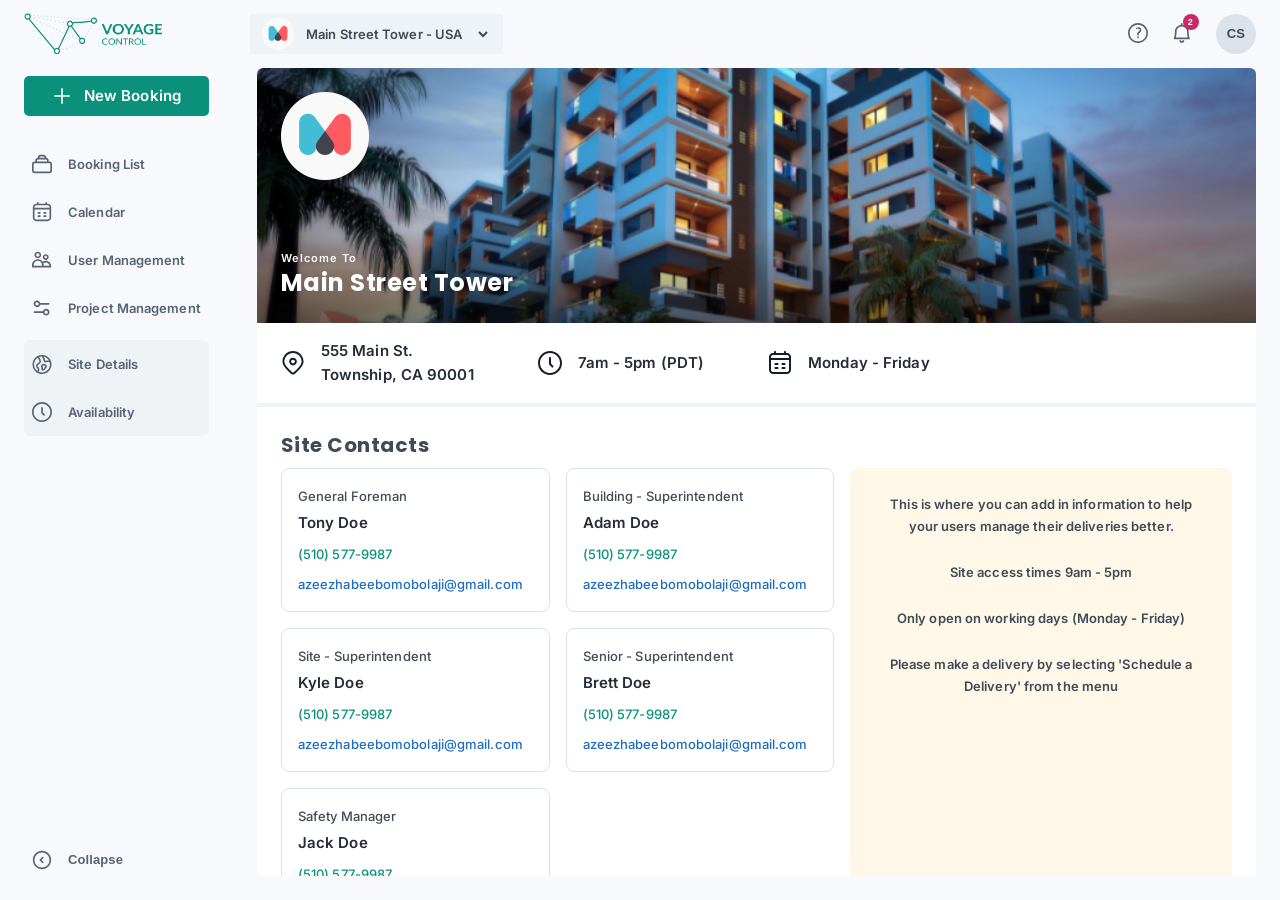
<file: task-2/index.html>
<!DOCTYPE html>
<html lang="en">
  <head>
    <meta charset="UTF-8" />
    <meta name="viewport" content="width=device-width, initial-scale=1.0" />
    <title>Voyage Control</title>
    <link rel="icon" type="image/x-icon" href="./assets/images/favicon.png" />
    <link rel="stylesheet" href="./assets/fonts/inter/stylesheet.css" />
    <link rel="stylesheet" href="./assets/fonts/poppins/stylesheet.css" />
    <link rel="stylesheet" href="./assets/css/style.css" />
  </head>

  <body>
    <!-- header -->
    <header class="container header">
      <nav class="header__nav">
        <button class="header__nav__hamburger cursor-pointer">
          <img src="./assets/images/hamburger.svg" alt="menu icon" />
        </button>
        <a class="header__nav__logo" href="#">
          <img
            class="header__nav__logo__img"
            src="./assets/images/logo.png"
            alt="logo"
          />
        </a>
        <div class="header__nav__menu">
          <div class="header__nav__menu__dropdown">
            <img
              class="header__nav__menu__dropdown__img"
              src="./assets/images/m-logo.png"
              alt="main street logo"
            />
            <select
              class="header__nav__menu__dropdown__select inter-13-bold"
              name="place"
            >
              <option value="main street tower - usa">
                Main Street Tower - USA
              </option>
            </select>
          </div>
          <div class="header__nav__menu__options">
            <button class="header__nav__menu__options__btn cursor-pointer">
              <img
                class="header__nav__menu__options__btn__icon"
                src="./assets/images/help.svg"
                alt="help icon"
              />
            </button>
            <button
              class="header__nav__menu__options__btn relative cursor-pointer"
            >
              <img
                class="header__nav__menu__options__btn__icon"
                src="./assets/images/alram-bell.svg"
                alt="notification icon"
              />
              <span class="notification__count">2</span>
            </button>
            <div class="header__nav__menu__options__user">
              <button
                class="header__nav__menu__options__user__btn inter-13-bold cursor-pointer"
              >
                CS
              </button>
              <ul class="header__nav__menu__options__user__options">
                <li
                  class="header__nav__menu__options__user__options__li inter-13-regular"
                >
                  <img
                    class="header__nav__menu__options__user__options__li__img"
                    src="./assets/images/my-account.svg"
                    alt="Profile"
                  />
                  My Account
                </li>
                <li
                  class="header__nav__menu__options__user__options__li inter-13-regular"
                >
                  <img
                    class="header__nav__menu__options__user__options__li__img"
                    src="./assets/images/my-organization.svg"
                    alt="organization logo"
                  />
                  My Organization
                </li>
                <li
                  class="header__nav__menu__options__user__options__li inter-13-regular"
                >
                  <img
                    class="header__nav__menu__options__user__options__li__img"
                    src="./assets/images/notifications.svg"
                    alt="notification bell"
                  />
                  Notifications
                </li>
                <li
                  class="header__nav__menu__options__user__options__li inter-13-regular"
                >
                  <img
                    class="header__nav__menu__options__user__options__li__img"
                    src="./assets/images/logout-in-circle.svg"
                    alt="logout"
                  />
                  Log Out
                </li>
              </ul>
            </div>
          </div>
        </div>
      </nav>
    </header>

    <div class="content">
      <!-- aside -->
      <aside class="aside">
        <div class="aside__top">
          <div class="aside-dropdown">
            <img
              class="header__nav__menu__dropdown__img"
              src="./assets/images/m-logo.png"
              alt="main street logo"
            />
            <select
              class="header__nav__menu__dropdown__select inter-13-bold"
              name="place"
            >
              <option value="main street tower - usa">
                Main Street Tower - USA
              </option>
            </select>
          </div>
          <button class="aside__top__booking-btn cursor-pointer">
            <img
              class="aside__top__booking-btn__img aside-icon"
              src="./assets/images/new-booking.svg"
              alt="plus icon"
            />
            <span
              class="aside__top__booking-btn__text aside-label inter-15-bold"
              >New Booking</span
            >
          </button>
          <ul class="aside__top__menu">
            <li class="aside__top__menu__li cursor-pointer hover-primary">
              <img
                class="aside__top__menu__li__img aside-icon"
                src="./assets/images/booking-list.svg"
                alt="list"
              />
              <span
                class="aside__top__menu__li__text aside-label inter-13-bold"
              >
                Booking List
              </span>
            </li>
            <li class="aside__top__menu__li cursor-pointer hover-primary">
              <img
                class="aside__top__menu__li__img aside-icon"
                src="./assets/images/calandar.svg"
                alt="calendar"
              />
              <span
                class="aside__top__menu__li__text aside-label inter-13-bold"
              >
                Calendar
              </span>
            </li>
            <li class="aside__top__menu__li cursor-pointer hover-primary">
              <img
                class="aside__top__menu__li__img aside-icon"
                src="./assets/images/user-management.svg"
                alt="user icon"
              />
              <span
                class="aside__top__menu__li__text aside-label inter-13-bold"
              >
                User Management
              </span>
            </li>
            <li class="aside__top__menu__li cursor-pointer hover-primary">
              <img
                class="aside__top__menu__li__img aside-icon"
                src="./assets/images/project-management.svg"
                alt="manage icon"
              />
              <span
                class="aside__top__menu__li__text aside-label inter-13-bold"
              >
                Project Management
              </span>
            </li>
            <div class="aside__top__menu__diff">
              <li class="aside__top__menu__li cursor-pointer hover-primary">
                <img
                  class="aside__top__menu__li__img aside-icon"
                  src="./assets/images/site-details.svg"
                  alt="earth icon"
                />
                <span
                  class="aside__top__menu__li__text aside-label inter-13-bold"
                >
                  Site Details
                </span>
              </li>
              <li class="aside__top__menu__li cursor-pointer hover-primary">
                <img
                  class="aside__top__menu__li__img aside-icon"
                  src="./assets/images/availability.svg"
                  alt="clock"
                />
                <span
                  class="aside__top__menu__li__text aside-label inter-13-bold"
                >
                  Availability
                </span>
              </li>
            </div>
          </ul>
        </div>
        <button class="aside__collapse-btn cursor-pointer hover-primary">
          <img
            class="aside__collapse-btn__img aside-icon"
            src="./assets/images/collapse.svg"
            alt="collapse icon"
          />
          <span
            class="aside__collapse-btn__text aside-label aside-label inter-13-bold"
          >
            Collapse
          </span>
        </button>
      </aside>

      <main class="main">
        <div class="site">
          <div class="site__banner">
            <img
              class="site__banner__logo"
              src="./assets/images/m-logo.png"
              alt="main street tower logo"
            />
            <div class="site__banner__card">
              <h6 class="site__banner__card__greeting">Welcome To</h6>
              <h2 class="site__banner__card__place">Main Street Tower</h2>
            </div>
          </div>
          <section class="site__info">
            <div class="site__info__box">
              <img
                class="site__info__box__img"
                src="./assets/images/location.svg"
                alt="location icon"
              />
              <h4 class="site__info__box__text inter-15-bold">
                555 Main St.<br />
                Township, CA 90001
              </h4>
            </div>
            <div class="site__info__box">
              <img
                class="site__info__box__img"
                src="./assets/images/timing.svg"
                alt="clock icon"
              />
              <h4 class="site__info__box__text inter-15-bold">
                7am - 5pm (PDT)
              </h4>
            </div>
            <div class="site__info__box">
              <img
                class="site__info__box__img"
                src="./assets/images/working-days.svg"
                alt="calendar icon"
              />
              <h4 class="site__info__box__text inter-15-bold">
                Monday - Friday
              </h4>
            </div>
          </section>
          <hr class="site__hr" />
          <section class="site__contacts">
            <h3 class="site__contacts__title">Site Contacts</h3>
            <div class="site__contacts__container">
              <div class="site__contacts__container__contact">
                <div class="site__contacts__container__contact__card">
                  <div class="site__contacts__container__contact__card__user">
                    <p class="inter-13-regular">General Foreman</p>
                    <h4
                      class="site__contacts__container__contact__card__user__name inter-15-bold"
                    >
                      Tony Doe
                    </h4>
                  </div>
                  <p
                    class="site__contacts__container__contact__card__number inter-13-regular"
                  >
                    (510) 577-9987
                  </p>
                  <p
                    class="site__contacts__container__contact__card__email inter-13-regular"
                  >
                    azeezhabeebomobolaji@gmail.com
                  </p>
                </div>
                <div class="site__contacts__container__contact__card">
                  <div class="site__contacts__container__contact__card__user">
                    <p class="inter-13-regular">Building - Superintendent</p>
                    <h4
                      class="site__contacts__container__contact__card__user__name inter-15-bold"
                    >
                      Adam Doe
                    </h4>
                  </div>
                  <p
                    class="site__contacts__container__contact__card__number inter-13-regular"
                  >
                    (510) 577-9987
                  </p>
                  <p
                    class="site__contacts__container__contact__card__email inter-13-regular"
                  >
                    azeezhabeebomobolaji@gmail.com
                  </p>
                </div>
                <div class="site__contacts__container__contact__card">
                  <div class="site__contacts__container__contact__card__user">
                    <p class="inter-13-regular">Site - Superintendent</p>
                    <h4
                      class="site__contacts__container__contact__card__user__name inter-15-bold"
                    >
                      Kyle Doe
                    </h4>
                  </div>
                  <p
                    class="site__contacts__container__contact__card__number inter-13-regular"
                  >
                    (510) 577-9987
                  </p>
                  <p
                    class="site__contacts__container__contact__card__email inter-13-regular"
                  >
                    azeezhabeebomobolaji@gmail.com
                  </p>
                </div>
                <div class="site__contacts__container__contact__card">
                  <div class="site__contacts__container__contact__card__user">
                    <p class="inter-13-regular">Senior - Superintendent</p>
                    <h4
                      class="site__contacts__container__contact__card__user__name inter-15-bold"
                    >
                      Brett Doe
                    </h4>
                  </div>
                  <p
                    class="site__contacts__container__contact__card__number inter-13-regular"
                  >
                    (510) 577-9987
                  </p>
                  <p
                    class="site__contacts__container__contact__card__email inter-13-regular"
                  >
                    azeezhabeebomobolaji@gmail.com
                  </p>
                </div>
                <div class="site__contacts__container__contact__card">
                  <div class="site__contacts__container__contact__card__user">
                    <p class="inter-13-regular">Safety Manager</p>
                    <h4
                      class="site__contacts__container__contact__card__user__name inter-15-bold"
                    >
                      Jack Doe
                    </h4>
                  </div>
                  <p
                    class="site__contacts__container__contact__card__number inter-13-regular"
                  >
                    (510) 577-9987
                  </p>
                  <p
                    class="site__contacts__container__contact__card__email inter-13-regular"
                  >
                    azeezhabeebomobolaji@gmail.com
                  </p>
                </div>
              </div>
              <div class="site__contacts__container__warning">
                <p class="inter-13-bold">
                  This is where you can add in information to help your users
                  manage their deliveries better.
                </p>
                <p class="inter-13-bold">Site access times 9am - 5pm</p>
                <p class="inter-13-bold">
                  Only open on working days (Monday - Friday)
                </p>
                <p class="inter-13-bold">
                  Please make a delivery by selecting 'Schedule a Delivery' from
                  the menu
                </p>
              </div>
            </div>
          </section>
        </div>
      </main>
    </div>

    <!-- script -->
    <script src="./assets/js/jquery-3.7.1.min.js.js"></script>
    <script src="./assets/js/script.js"></script>
  </body>
</html>
</file>
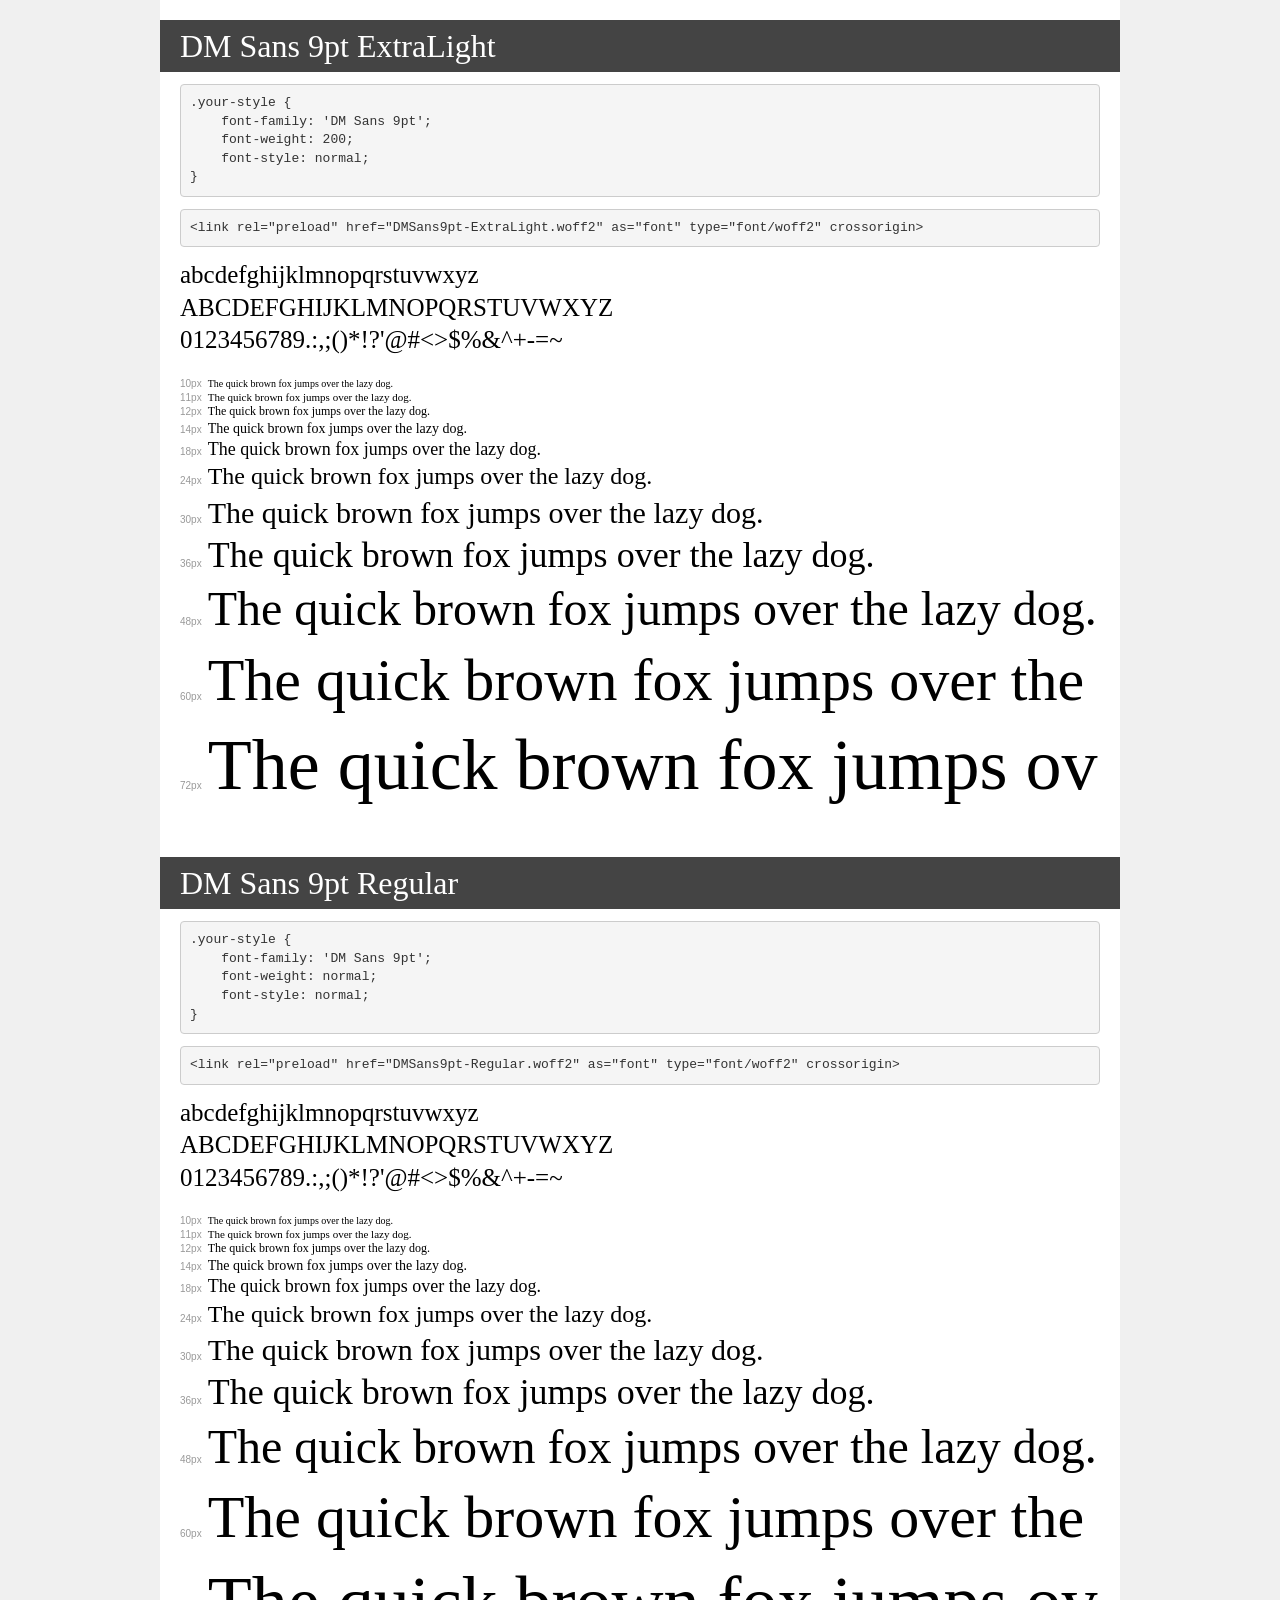
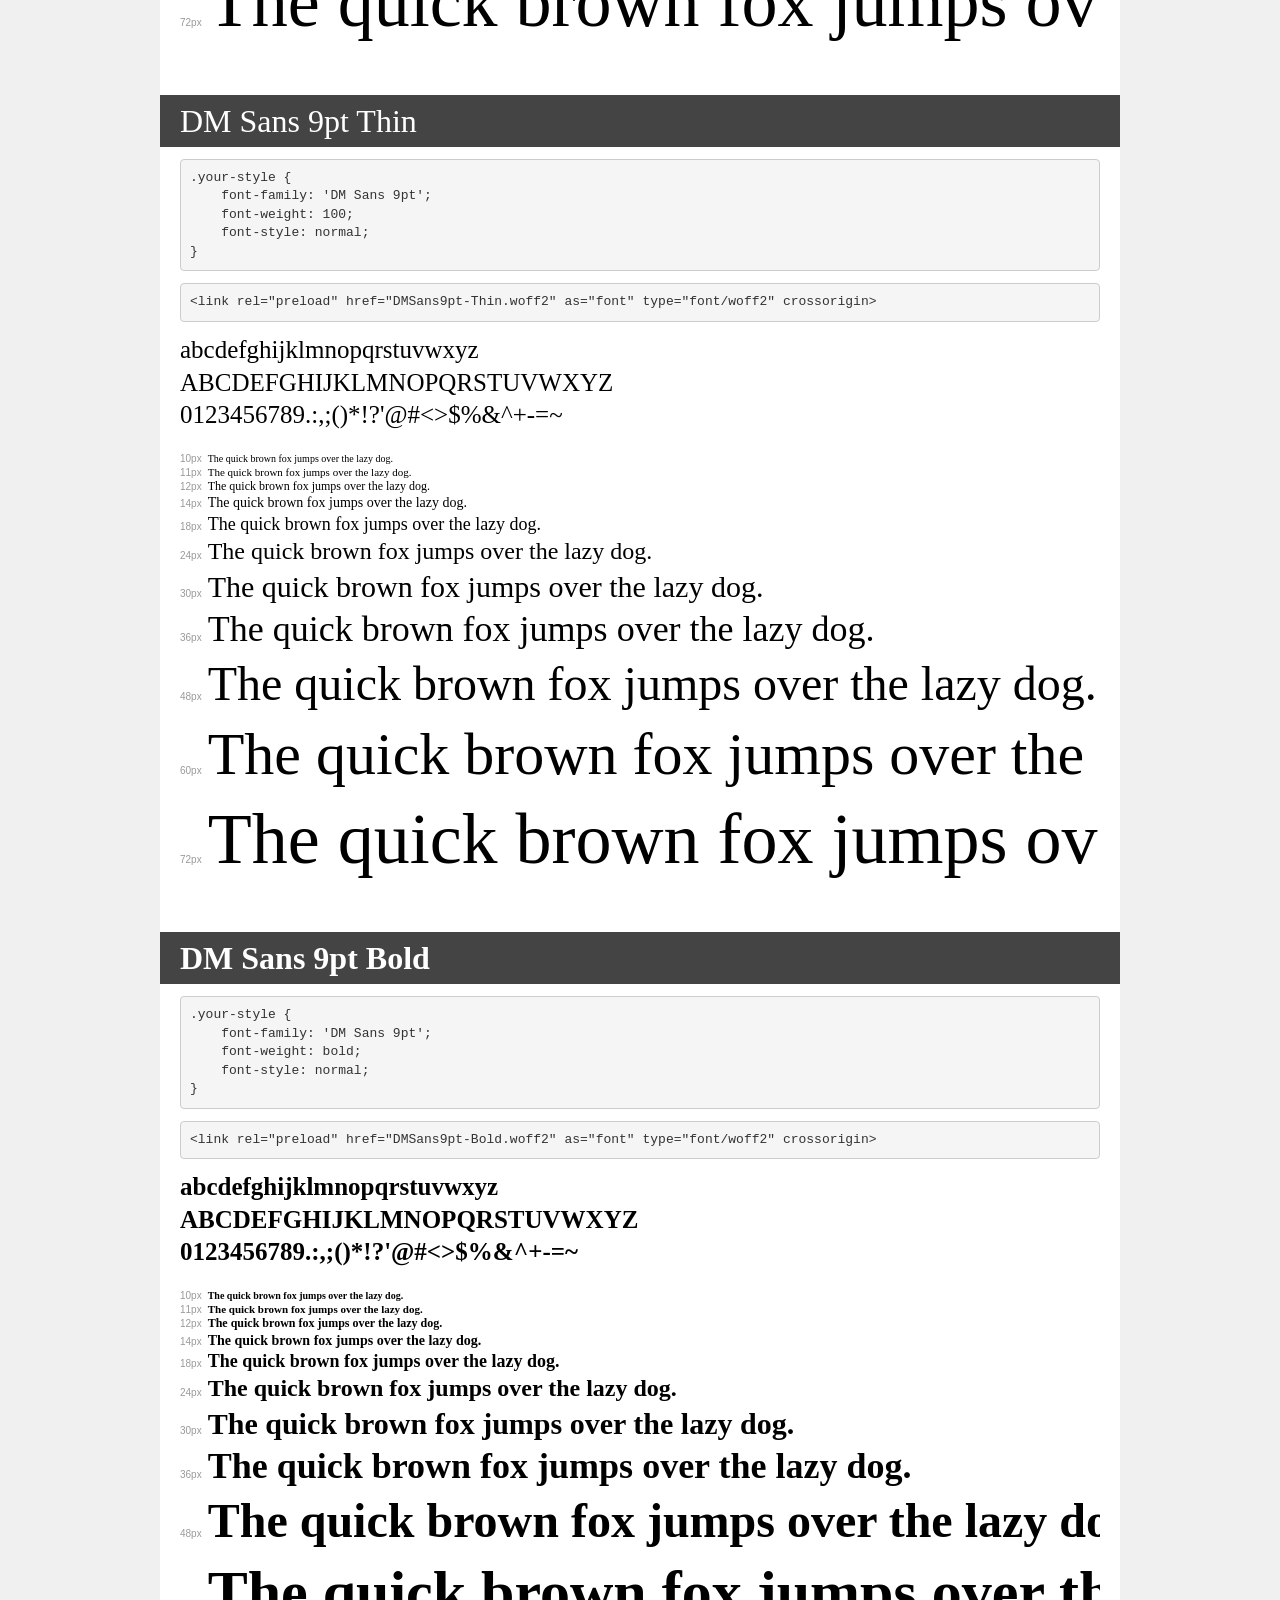
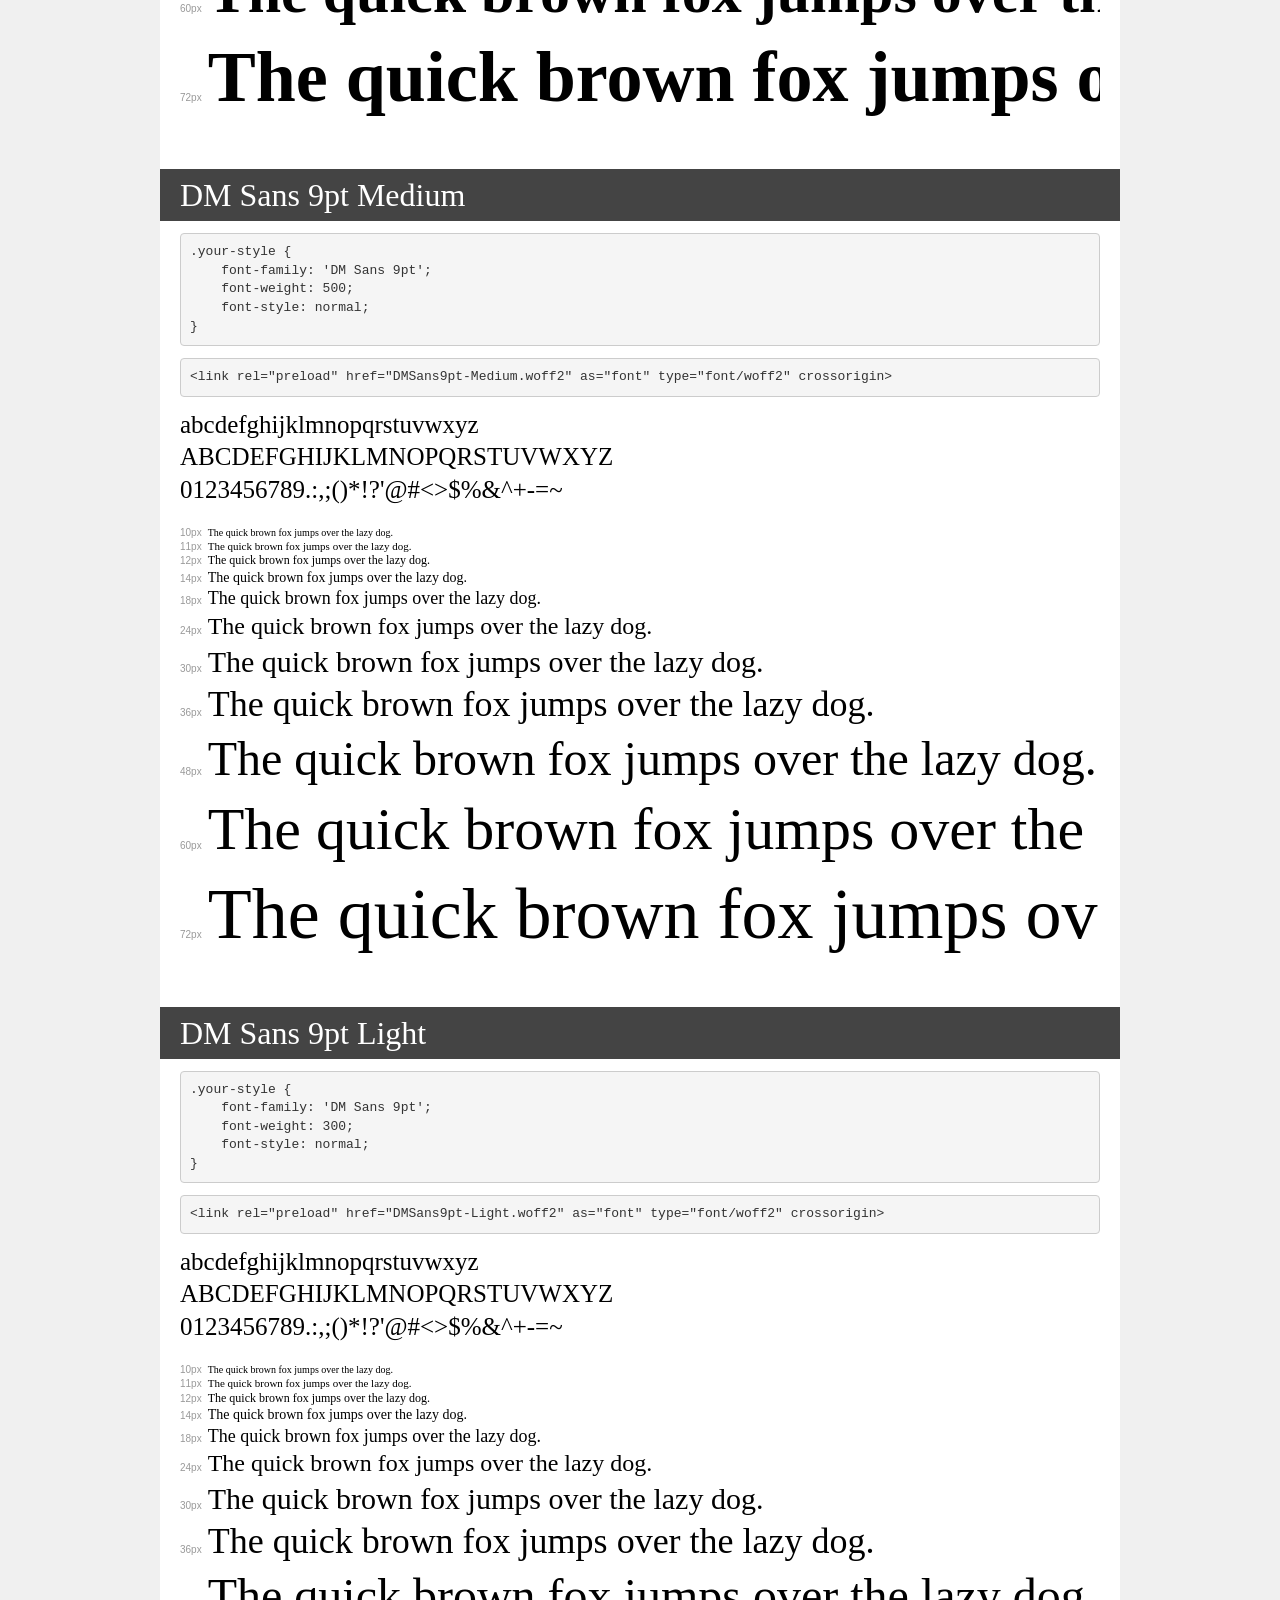
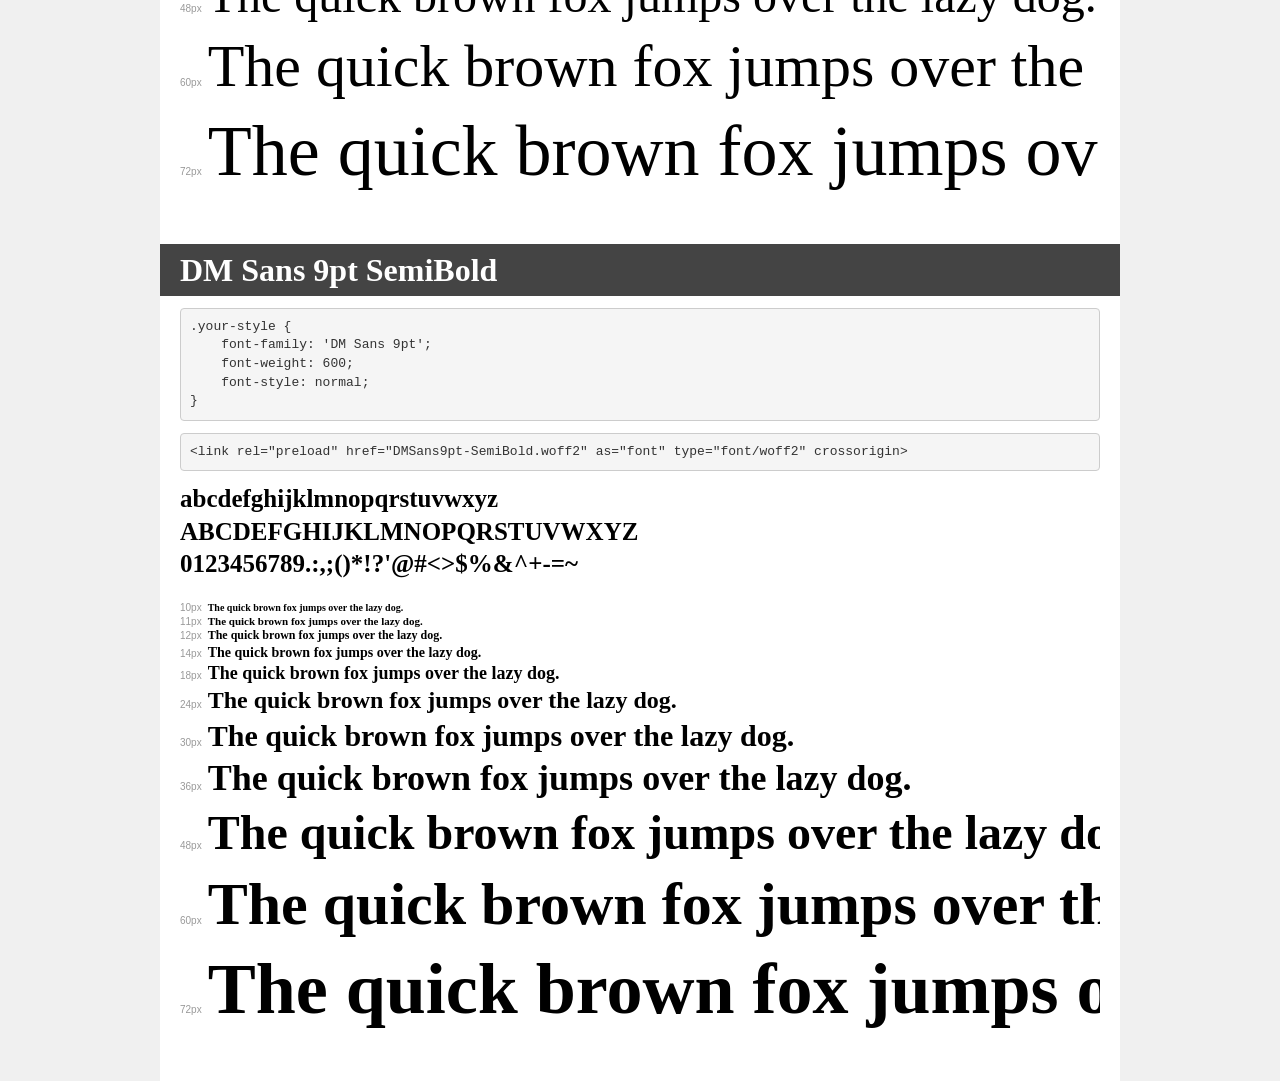
<file: task-1/assets/fonts/Dm-Sans/demo.html>
<!DOCTYPE html>
<html lang="en">
<head>
    <meta charset="utf-8">
    <meta http-equiv="X-UA-Compatible" content="IE=edge">
    <meta name="viewport" content="width=device-width, initial-scale=1">
    <meta name="robots" content="noindex, noarchive">
    <meta name="format-detection" content="telephone=no">
    <title>Transfonter demo</title>
    <link href="stylesheet.css" rel="stylesheet">
    <style>
        /*
        http://meyerweb.com/eric/tools/css/reset/
        v2.0 | 20110126
        License: none (public domain)
        */
        html, body, div, span, applet, object, iframe,
        h1, h2, h3, h4, h5, h6, p, blockquote, pre,
        a, abbr, acronym, address, big, cite, code,
        del, dfn, em, img, ins, kbd, q, s, samp,
        small, strike, strong, sub, sup, tt, var,
        b, u, i, center,
        dl, dt, dd, ol, ul, li,
        fieldset, form, label, legend,
        table, caption, tbody, tfoot, thead, tr, th, td,
        article, aside, canvas, details, embed,
        figure, figcaption, footer, header, hgroup,
        menu, nav, output, ruby, section, summary,
        time, mark, audio, video {
            margin: 0;
            padding: 0;
            border: 0;
            font-size: 100%;
            font: inherit;
            vertical-align: baseline;
        }
        /* HTML5 display-role reset for older browsers */
        article, aside, details, figcaption, figure,
        footer, header, hgroup, menu, nav, section {
            display: block;
        }
        body {
            line-height: 1;
        }
        ol, ul {
            list-style: none;
        }
        blockquote, q {
            quotes: none;
        }
        blockquote:before, blockquote:after,
        q:before, q:after {
            content: '';
            content: none;
        }
        table {
            border-collapse: collapse;
            border-spacing: 0;
        }
        /* demo styles */
        body {
            background: #f0f0f0;
            color: #000;
        }
        .page {
            background: #fff;
            width: 920px;
            margin: 0 auto;
            padding: 20px 20px 0 20px;
            overflow: hidden;
        }
        .font-container {
            overflow-x: auto;
            overflow-y: hidden;
            margin-bottom: 40px;
            line-height: 1.3;
            white-space: nowrap;
            padding-bottom: 5px;
        }
        h1 {
            position: relative;
            background: #444;
            font-size: 32px;
            color: #fff;
            padding: 10px 20px;
            margin: 0 -20px 12px -20px;
        }
        .letters {
            font-size: 25px;
            margin-bottom: 20px;
        }
        .s10:before {
            content: '10px';
        }
        .s11:before {
            content: '11px';
        }
        .s12:before {
            content: '12px';
        }
        .s14:before {
            content: '14px';
        }
        .s18:before {
            content: '18px';
        }
        .s24:before {
            content: '24px';
        }
        .s30:before {
            content: '30px';
        }
        .s36:before {
            content: '36px';
        }
        .s48:before {
            content: '48px';
        }
        .s60:before {
            content: '60px';
        }
        .s72:before {
            content: '72px';
        }
        .s10:before, .s11:before, .s12:before, .s14:before,
        .s18:before, .s24:before, .s30:before, .s36:before,
        .s48:before, .s60:before, .s72:before {
            font-family: Arial, sans-serif;
            font-size: 10px;
            font-weight: normal;
            font-style: normal;
            color: #999;
            padding-right: 6px;
        }
        pre {
            display: block;
            padding: 9px;
            margin: 0 0 12px;
            font-family: Monaco, Menlo, Consolas, "Courier New", monospace;
            font-size: 13px;
            line-height: 1.428571429;
            color: #333;
            font-weight: normal;
            font-style: normal;
            background-color: #f5f5f5;
            border: 1px solid #ccc;
            overflow-x: auto;
            border-radius: 4px;
        }
        /* responsive */
        @media (max-width: 959px) {
            .page {
                width: auto;
                margin: 0;
            }
        }
    </style>
</head>
<body>
<div class="page">
    <div class="demo">
        <h1 style="font-family: 'DM Sans 9pt'; font-weight: 200; font-style: normal;">DM Sans 9pt ExtraLight</h1>
        <pre title="Usage">.your-style {
    font-family: 'DM Sans 9pt';
    font-weight: 200;
    font-style: normal;
}</pre>
        <pre title="Preload (optional)">
&lt;link rel=&quot;preload&quot; href=&quot;DMSans9pt-ExtraLight.woff2&quot; as=&quot;font&quot; type=&quot;font/woff2&quot; crossorigin&gt;</pre>
        <div class="font-container" style="font-family: 'DM Sans 9pt'; font-weight: 200; font-style: normal;">
            <p class="letters">
                abcdefghijklmnopqrstuvwxyz<br>
ABCDEFGHIJKLMNOPQRSTUVWXYZ<br>
                0123456789.:,;()*!?'@#&lt;&gt;$%&^+-=~
            </p>
            <p class="s10" style="font-size: 10px;">The quick brown fox jumps over the lazy dog.</p>
            <p class="s11" style="font-size: 11px;">The quick brown fox jumps over the lazy dog.</p>
            <p class="s12" style="font-size: 12px;">The quick brown fox jumps over the lazy dog.</p>
            <p class="s14" style="font-size: 14px;">The quick brown fox jumps over the lazy dog.</p>
            <p class="s18" style="font-size: 18px;">The quick brown fox jumps over the lazy dog.</p>
            <p class="s24" style="font-size: 24px;">The quick brown fox jumps over the lazy dog.</p>
            <p class="s30" style="font-size: 30px;">The quick brown fox jumps over the lazy dog.</p>
            <p class="s36" style="font-size: 36px;">The quick brown fox jumps over the lazy dog.</p>
            <p class="s48" style="font-size: 48px;">The quick brown fox jumps over the lazy dog.</p>
            <p class="s60" style="font-size: 60px;">The quick brown fox jumps over the lazy dog.</p>
            <p class="s72" style="font-size: 72px;">The quick brown fox jumps over the lazy dog.</p>
        </div>
    </div>

    <div class="demo">
        <h1 style="font-family: 'DM Sans 9pt'; font-weight: normal; font-style: normal;">DM Sans 9pt Regular</h1>
        <pre title="Usage">.your-style {
    font-family: 'DM Sans 9pt';
    font-weight: normal;
    font-style: normal;
}</pre>
        <pre title="Preload (optional)">
&lt;link rel=&quot;preload&quot; href=&quot;DMSans9pt-Regular.woff2&quot; as=&quot;font&quot; type=&quot;font/woff2&quot; crossorigin&gt;</pre>
        <div class="font-container" style="font-family: 'DM Sans 9pt'; font-weight: normal; font-style: normal;">
            <p class="letters">
                abcdefghijklmnopqrstuvwxyz<br>
ABCDEFGHIJKLMNOPQRSTUVWXYZ<br>
                0123456789.:,;()*!?'@#&lt;&gt;$%&^+-=~
            </p>
            <p class="s10" style="font-size: 10px;">The quick brown fox jumps over the lazy dog.</p>
            <p class="s11" style="font-size: 11px;">The quick brown fox jumps over the lazy dog.</p>
            <p class="s12" style="font-size: 12px;">The quick brown fox jumps over the lazy dog.</p>
            <p class="s14" style="font-size: 14px;">The quick brown fox jumps over the lazy dog.</p>
            <p class="s18" style="font-size: 18px;">The quick brown fox jumps over the lazy dog.</p>
            <p class="s24" style="font-size: 24px;">The quick brown fox jumps over the lazy dog.</p>
            <p class="s30" style="font-size: 30px;">The quick brown fox jumps over the lazy dog.</p>
            <p class="s36" style="font-size: 36px;">The quick brown fox jumps over the lazy dog.</p>
            <p class="s48" style="font-size: 48px;">The quick brown fox jumps over the lazy dog.</p>
            <p class="s60" style="font-size: 60px;">The quick brown fox jumps over the lazy dog.</p>
            <p class="s72" style="font-size: 72px;">The quick brown fox jumps over the lazy dog.</p>
        </div>
    </div>

    <div class="demo">
        <h1 style="font-family: 'DM Sans 9pt'; font-weight: 100; font-style: normal;">DM Sans 9pt Thin</h1>
        <pre title="Usage">.your-style {
    font-family: 'DM Sans 9pt';
    font-weight: 100;
    font-style: normal;
}</pre>
        <pre title="Preload (optional)">
&lt;link rel=&quot;preload&quot; href=&quot;DMSans9pt-Thin.woff2&quot; as=&quot;font&quot; type=&quot;font/woff2&quot; crossorigin&gt;</pre>
        <div class="font-container" style="font-family: 'DM Sans 9pt'; font-weight: 100; font-style: normal;">
            <p class="letters">
                abcdefghijklmnopqrstuvwxyz<br>
ABCDEFGHIJKLMNOPQRSTUVWXYZ<br>
                0123456789.:,;()*!?'@#&lt;&gt;$%&^+-=~
            </p>
            <p class="s10" style="font-size: 10px;">The quick brown fox jumps over the lazy dog.</p>
            <p class="s11" style="font-size: 11px;">The quick brown fox jumps over the lazy dog.</p>
            <p class="s12" style="font-size: 12px;">The quick brown fox jumps over the lazy dog.</p>
            <p class="s14" style="font-size: 14px;">The quick brown fox jumps over the lazy dog.</p>
            <p class="s18" style="font-size: 18px;">The quick brown fox jumps over the lazy dog.</p>
            <p class="s24" style="font-size: 24px;">The quick brown fox jumps over the lazy dog.</p>
            <p class="s30" style="font-size: 30px;">The quick brown fox jumps over the lazy dog.</p>
            <p class="s36" style="font-size: 36px;">The quick brown fox jumps over the lazy dog.</p>
            <p class="s48" style="font-size: 48px;">The quick brown fox jumps over the lazy dog.</p>
            <p class="s60" style="font-size: 60px;">The quick brown fox jumps over the lazy dog.</p>
            <p class="s72" style="font-size: 72px;">The quick brown fox jumps over the lazy dog.</p>
        </div>
    </div>

    <div class="demo">
        <h1 style="font-family: 'DM Sans 9pt'; font-weight: bold; font-style: normal;">DM Sans 9pt Bold</h1>
        <pre title="Usage">.your-style {
    font-family: 'DM Sans 9pt';
    font-weight: bold;
    font-style: normal;
}</pre>
        <pre title="Preload (optional)">
&lt;link rel=&quot;preload&quot; href=&quot;DMSans9pt-Bold.woff2&quot; as=&quot;font&quot; type=&quot;font/woff2&quot; crossorigin&gt;</pre>
        <div class="font-container" style="font-family: 'DM Sans 9pt'; font-weight: bold; font-style: normal;">
            <p class="letters">
                abcdefghijklmnopqrstuvwxyz<br>
ABCDEFGHIJKLMNOPQRSTUVWXYZ<br>
                0123456789.:,;()*!?'@#&lt;&gt;$%&^+-=~
            </p>
            <p class="s10" style="font-size: 10px;">The quick brown fox jumps over the lazy dog.</p>
            <p class="s11" style="font-size: 11px;">The quick brown fox jumps over the lazy dog.</p>
            <p class="s12" style="font-size: 12px;">The quick brown fox jumps over the lazy dog.</p>
            <p class="s14" style="font-size: 14px;">The quick brown fox jumps over the lazy dog.</p>
            <p class="s18" style="font-size: 18px;">The quick brown fox jumps over the lazy dog.</p>
            <p class="s24" style="font-size: 24px;">The quick brown fox jumps over the lazy dog.</p>
            <p class="s30" style="font-size: 30px;">The quick brown fox jumps over the lazy dog.</p>
            <p class="s36" style="font-size: 36px;">The quick brown fox jumps over the lazy dog.</p>
            <p class="s48" style="font-size: 48px;">The quick brown fox jumps over the lazy dog.</p>
            <p class="s60" style="font-size: 60px;">The quick brown fox jumps over the lazy dog.</p>
            <p class="s72" style="font-size: 72px;">The quick brown fox jumps over the lazy dog.</p>
        </div>
    </div>

    <div class="demo">
        <h1 style="font-family: 'DM Sans 9pt'; font-weight: 500; font-style: normal;">DM Sans 9pt Medium</h1>
        <pre title="Usage">.your-style {
    font-family: 'DM Sans 9pt';
    font-weight: 500;
    font-style: normal;
}</pre>
        <pre title="Preload (optional)">
&lt;link rel=&quot;preload&quot; href=&quot;DMSans9pt-Medium.woff2&quot; as=&quot;font&quot; type=&quot;font/woff2&quot; crossorigin&gt;</pre>
        <div class="font-container" style="font-family: 'DM Sans 9pt'; font-weight: 500; font-style: normal;">
            <p class="letters">
                abcdefghijklmnopqrstuvwxyz<br>
ABCDEFGHIJKLMNOPQRSTUVWXYZ<br>
                0123456789.:,;()*!?'@#&lt;&gt;$%&^+-=~
            </p>
            <p class="s10" style="font-size: 10px;">The quick brown fox jumps over the lazy dog.</p>
            <p class="s11" style="font-size: 11px;">The quick brown fox jumps over the lazy dog.</p>
            <p class="s12" style="font-size: 12px;">The quick brown fox jumps over the lazy dog.</p>
            <p class="s14" style="font-size: 14px;">The quick brown fox jumps over the lazy dog.</p>
            <p class="s18" style="font-size: 18px;">The quick brown fox jumps over the lazy dog.</p>
            <p class="s24" style="font-size: 24px;">The quick brown fox jumps over the lazy dog.</p>
            <p class="s30" style="font-size: 30px;">The quick brown fox jumps over the lazy dog.</p>
            <p class="s36" style="font-size: 36px;">The quick brown fox jumps over the lazy dog.</p>
            <p class="s48" style="font-size: 48px;">The quick brown fox jumps over the lazy dog.</p>
            <p class="s60" style="font-size: 60px;">The quick brown fox jumps over the lazy dog.</p>
            <p class="s72" style="font-size: 72px;">The quick brown fox jumps over the lazy dog.</p>
        </div>
    </div>

    <div class="demo">
        <h1 style="font-family: 'DM Sans 9pt'; font-weight: 300; font-style: normal;">DM Sans 9pt Light</h1>
        <pre title="Usage">.your-style {
    font-family: 'DM Sans 9pt';
    font-weight: 300;
    font-style: normal;
}</pre>
        <pre title="Preload (optional)">
&lt;link rel=&quot;preload&quot; href=&quot;DMSans9pt-Light.woff2&quot; as=&quot;font&quot; type=&quot;font/woff2&quot; crossorigin&gt;</pre>
        <div class="font-container" style="font-family: 'DM Sans 9pt'; font-weight: 300; font-style: normal;">
            <p class="letters">
                abcdefghijklmnopqrstuvwxyz<br>
ABCDEFGHIJKLMNOPQRSTUVWXYZ<br>
                0123456789.:,;()*!?'@#&lt;&gt;$%&^+-=~
            </p>
            <p class="s10" style="font-size: 10px;">The quick brown fox jumps over the lazy dog.</p>
            <p class="s11" style="font-size: 11px;">The quick brown fox jumps over the lazy dog.</p>
            <p class="s12" style="font-size: 12px;">The quick brown fox jumps over the lazy dog.</p>
            <p class="s14" style="font-size: 14px;">The quick brown fox jumps over the lazy dog.</p>
            <p class="s18" style="font-size: 18px;">The quick brown fox jumps over the lazy dog.</p>
            <p class="s24" style="font-size: 24px;">The quick brown fox jumps over the lazy dog.</p>
            <p class="s30" style="font-size: 30px;">The quick brown fox jumps over the lazy dog.</p>
            <p class="s36" style="font-size: 36px;">The quick brown fox jumps over the lazy dog.</p>
            <p class="s48" style="font-size: 48px;">The quick brown fox jumps over the lazy dog.</p>
            <p class="s60" style="font-size: 60px;">The quick brown fox jumps over the lazy dog.</p>
            <p class="s72" style="font-size: 72px;">The quick brown fox jumps over the lazy dog.</p>
        </div>
    </div>

    <div class="demo">
        <h1 style="font-family: 'DM Sans 9pt'; font-weight: 600; font-style: normal;">DM Sans 9pt SemiBold</h1>
        <pre title="Usage">.your-style {
    font-family: 'DM Sans 9pt';
    font-weight: 600;
    font-style: normal;
}</pre>
        <pre title="Preload (optional)">
&lt;link rel=&quot;preload&quot; href=&quot;DMSans9pt-SemiBold.woff2&quot; as=&quot;font&quot; type=&quot;font/woff2&quot; crossorigin&gt;</pre>
        <div class="font-container" style="font-family: 'DM Sans 9pt'; font-weight: 600; font-style: normal;">
            <p class="letters">
                abcdefghijklmnopqrstuvwxyz<br>
ABCDEFGHIJKLMNOPQRSTUVWXYZ<br>
                0123456789.:,;()*!?'@#&lt;&gt;$%&^+-=~
            </p>
            <p class="s10" style="font-size: 10px;">The quick brown fox jumps over the lazy dog.</p>
            <p class="s11" style="font-size: 11px;">The quick brown fox jumps over the lazy dog.</p>
            <p class="s12" style="font-size: 12px;">The quick brown fox jumps over the lazy dog.</p>
            <p class="s14" style="font-size: 14px;">The quick brown fox jumps over the lazy dog.</p>
            <p class="s18" style="font-size: 18px;">The quick brown fox jumps over the lazy dog.</p>
            <p class="s24" style="font-size: 24px;">The quick brown fox jumps over the lazy dog.</p>
            <p class="s30" style="font-size: 30px;">The quick brown fox jumps over the lazy dog.</p>
            <p class="s36" style="font-size: 36px;">The quick brown fox jumps over the lazy dog.</p>
            <p class="s48" style="font-size: 48px;">The quick brown fox jumps over the lazy dog.</p>
            <p class="s60" style="font-size: 60px;">The quick brown fox jumps over the lazy dog.</p>
            <p class="s72" style="font-size: 72px;">The quick brown fox jumps over the lazy dog.</p>
        </div>
    </div>

</div>
</body>
</html>
</file>
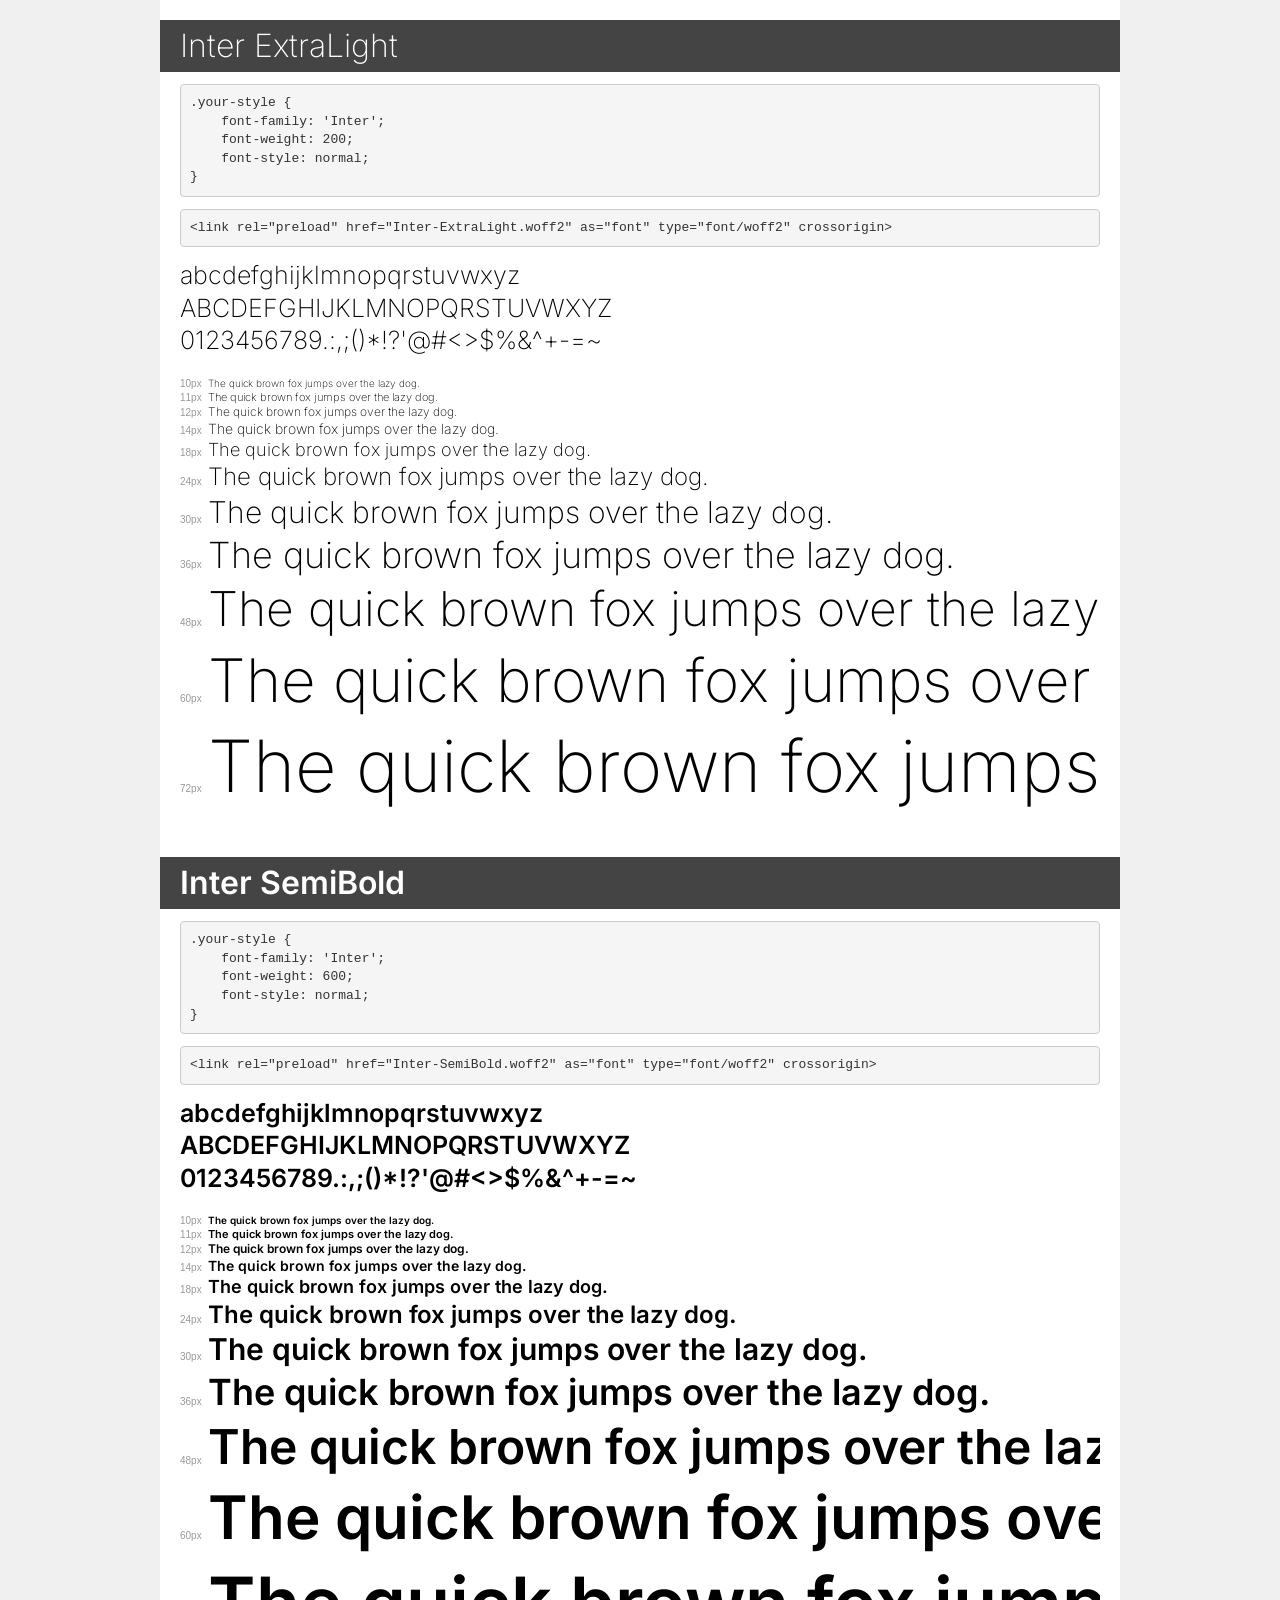
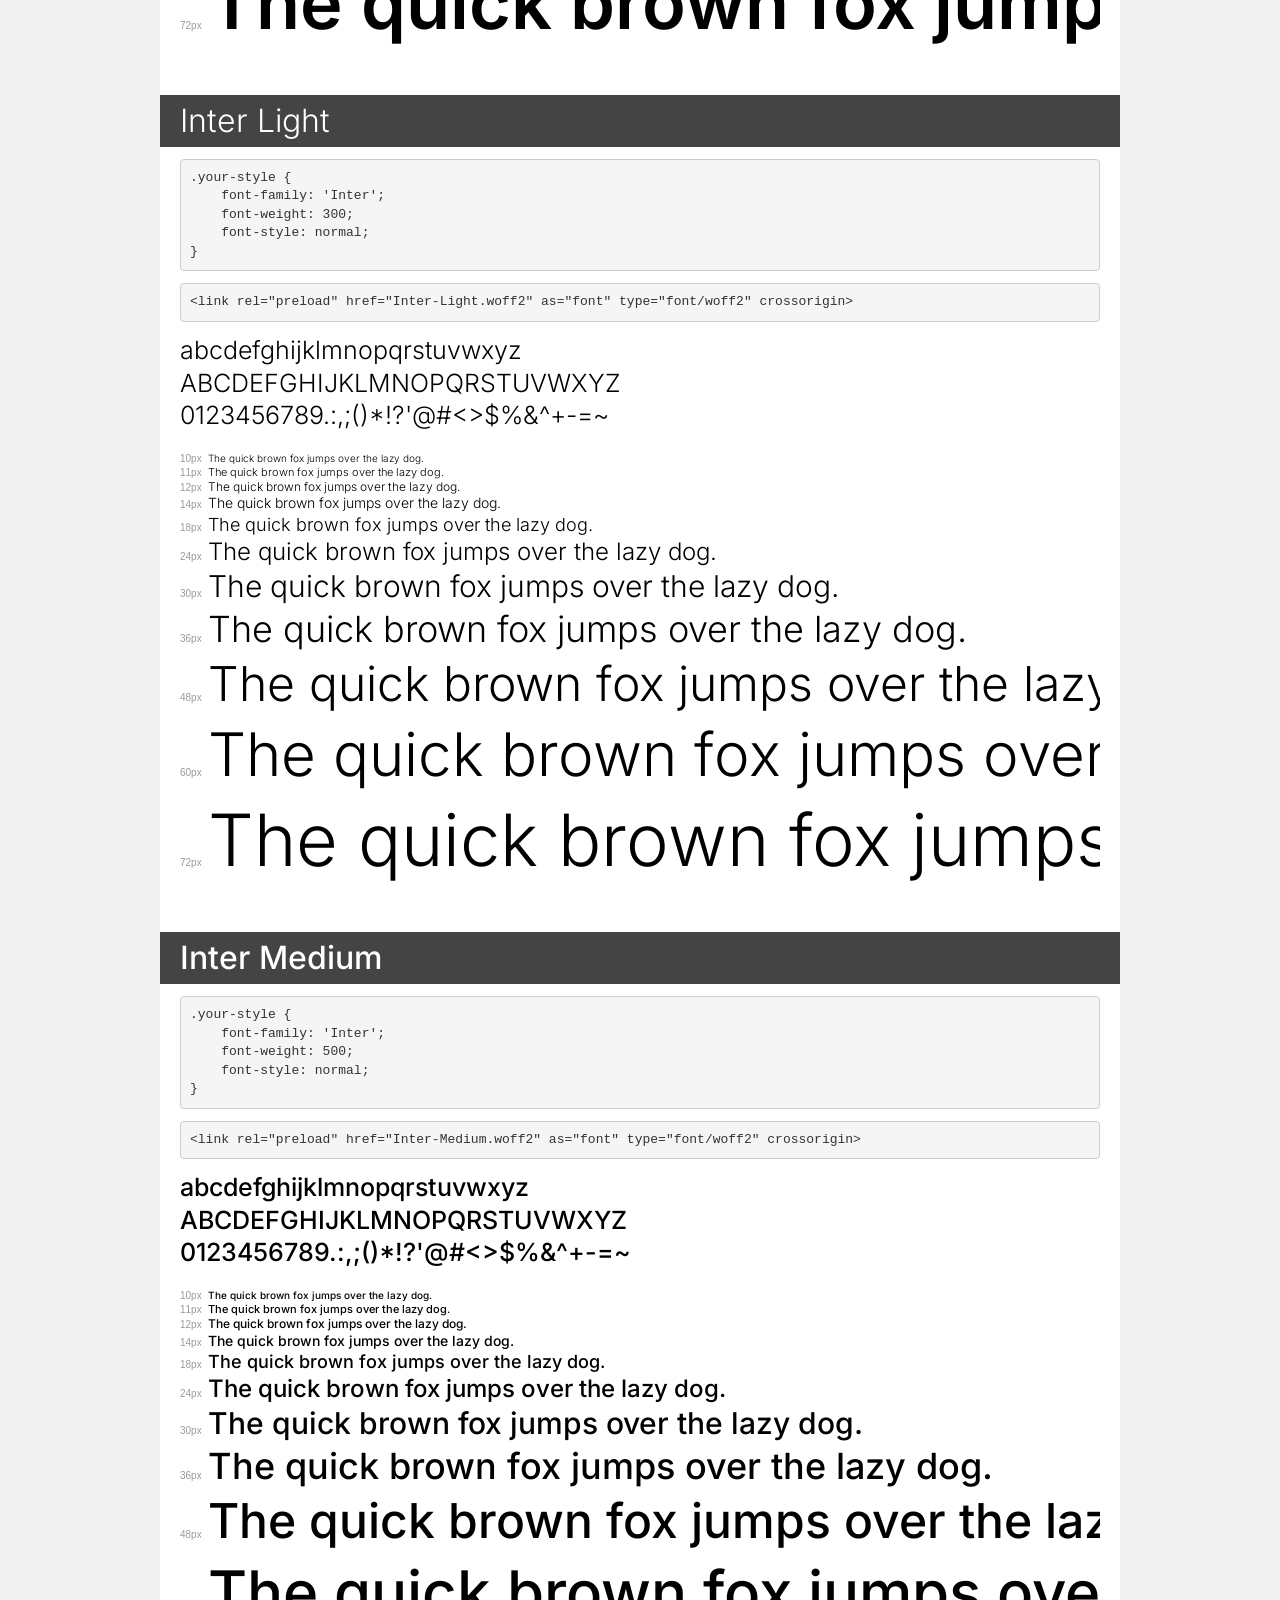
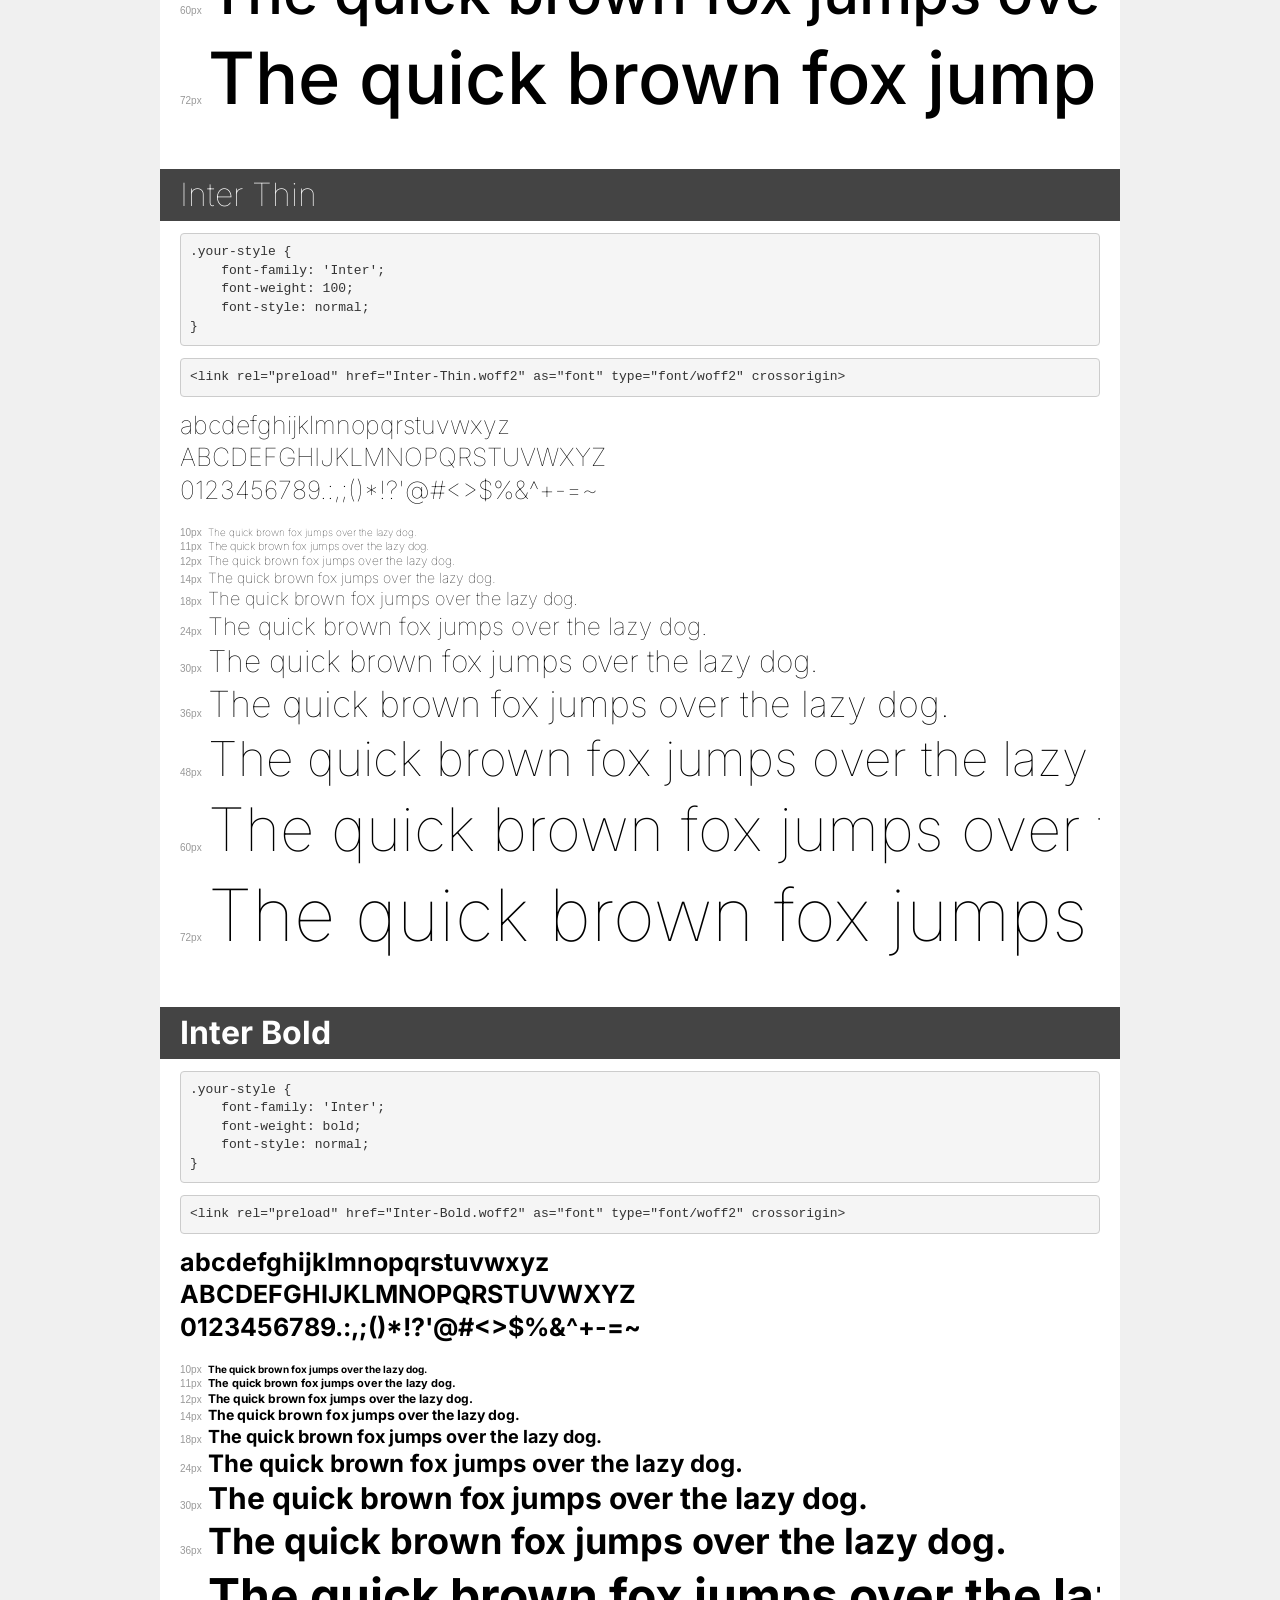
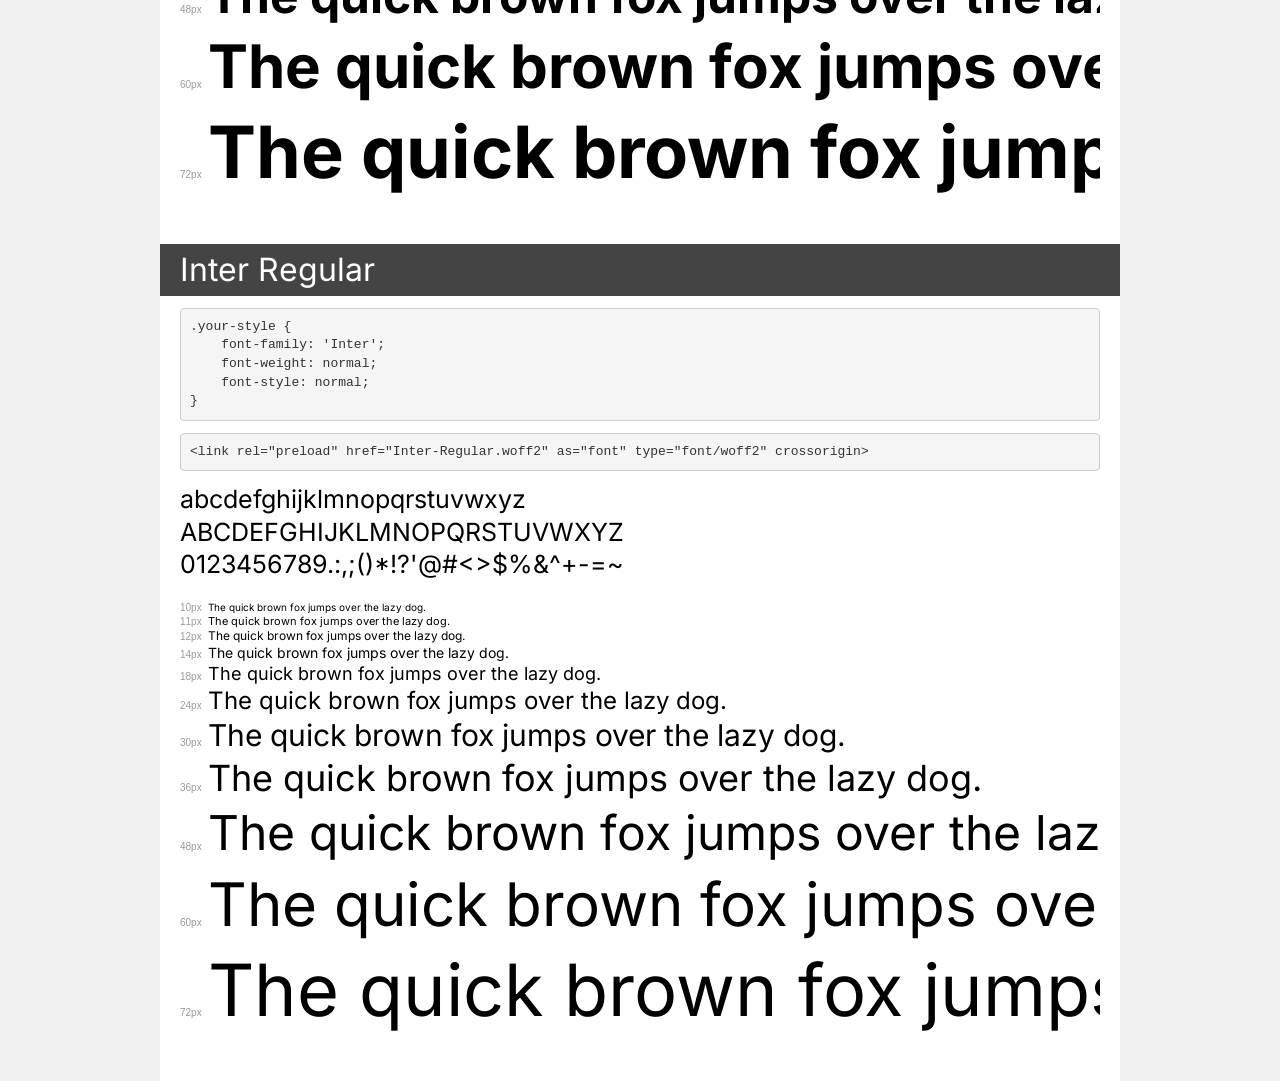
<file: task-2/assets/fonts/inter/demo.html>
<!DOCTYPE html>
<html lang="en">
<head>
    <meta charset="utf-8">
    <meta http-equiv="X-UA-Compatible" content="IE=edge">
    <meta name="viewport" content="width=device-width, initial-scale=1">
    <meta name="robots" content="noindex, noarchive">
    <meta name="format-detection" content="telephone=no">
    <title>Transfonter demo</title>
    <link href="stylesheet.css" rel="stylesheet">
    <style>
        /*
        http://meyerweb.com/eric/tools/css/reset/
        v2.0 | 20110126
        License: none (public domain)
        */
        html, body, div, span, applet, object, iframe,
        h1, h2, h3, h4, h5, h6, p, blockquote, pre,
        a, abbr, acronym, address, big, cite, code,
        del, dfn, em, img, ins, kbd, q, s, samp,
        small, strike, strong, sub, sup, tt, var,
        b, u, i, center,
        dl, dt, dd, ol, ul, li,
        fieldset, form, label, legend,
        table, caption, tbody, tfoot, thead, tr, th, td,
        article, aside, canvas, details, embed,
        figure, figcaption, footer, header, hgroup,
        menu, nav, output, ruby, section, summary,
        time, mark, audio, video {
            margin: 0;
            padding: 0;
            border: 0;
            font-size: 100%;
            font: inherit;
            vertical-align: baseline;
        }
        /* HTML5 display-role reset for older browsers */
        article, aside, details, figcaption, figure,
        footer, header, hgroup, menu, nav, section {
            display: block;
        }
        body {
            line-height: 1;
        }
        ol, ul {
            list-style: none;
        }
        blockquote, q {
            quotes: none;
        }
        blockquote:before, blockquote:after,
        q:before, q:after {
            content: '';
            content: none;
        }
        table {
            border-collapse: collapse;
            border-spacing: 0;
        }
        /* demo styles */
        body {
            background: #f0f0f0;
            color: #000;
        }
        .page {
            background: #fff;
            width: 920px;
            margin: 0 auto;
            padding: 20px 20px 0 20px;
            overflow: hidden;
        }
        .font-container {
            overflow-x: auto;
            overflow-y: hidden;
            margin-bottom: 40px;
            line-height: 1.3;
            white-space: nowrap;
            padding-bottom: 5px;
        }
        h1 {
            position: relative;
            background: #444;
            font-size: 32px;
            color: #fff;
            padding: 10px 20px;
            margin: 0 -20px 12px -20px;
        }
        .letters {
            font-size: 25px;
            margin-bottom: 20px;
        }
        .s10:before {
            content: '10px';
        }
        .s11:before {
            content: '11px';
        }
        .s12:before {
            content: '12px';
        }
        .s14:before {
            content: '14px';
        }
        .s18:before {
            content: '18px';
        }
        .s24:before {
            content: '24px';
        }
        .s30:before {
            content: '30px';
        }
        .s36:before {
            content: '36px';
        }
        .s48:before {
            content: '48px';
        }
        .s60:before {
            content: '60px';
        }
        .s72:before {
            content: '72px';
        }
        .s10:before, .s11:before, .s12:before, .s14:before,
        .s18:before, .s24:before, .s30:before, .s36:before,
        .s48:before, .s60:before, .s72:before {
            font-family: Arial, sans-serif;
            font-size: 10px;
            font-weight: normal;
            font-style: normal;
            color: #999;
            padding-right: 6px;
        }
        pre {
            display: block;
            padding: 9px;
            margin: 0 0 12px;
            font-family: Monaco, Menlo, Consolas, "Courier New", monospace;
            font-size: 13px;
            line-height: 1.428571429;
            color: #333;
            font-weight: normal;
            font-style: normal;
            background-color: #f5f5f5;
            border: 1px solid #ccc;
            overflow-x: auto;
            border-radius: 4px;
        }
        /* responsive */
        @media (max-width: 959px) {
            .page {
                width: auto;
                margin: 0;
            }
        }
    </style>
</head>
<body>
<div class="page">
    <div class="demo">
        <h1 style="font-family: 'Inter'; font-weight: 200; font-style: normal;">Inter ExtraLight</h1>
        <pre title="Usage">.your-style {
    font-family: 'Inter';
    font-weight: 200;
    font-style: normal;
}</pre>
        <pre title="Preload (optional)">
&lt;link rel=&quot;preload&quot; href=&quot;Inter-ExtraLight.woff2&quot; as=&quot;font&quot; type=&quot;font/woff2&quot; crossorigin&gt;</pre>
        <div class="font-container" style="font-family: 'Inter'; font-weight: 200; font-style: normal;">
            <p class="letters">
                abcdefghijklmnopqrstuvwxyz<br>
ABCDEFGHIJKLMNOPQRSTUVWXYZ<br>
                0123456789.:,;()*!?'@#&lt;&gt;$%&^+-=~
            </p>
            <p class="s10" style="font-size: 10px;">The quick brown fox jumps over the lazy dog.</p>
            <p class="s11" style="font-size: 11px;">The quick brown fox jumps over the lazy dog.</p>
            <p class="s12" style="font-size: 12px;">The quick brown fox jumps over the lazy dog.</p>
            <p class="s14" style="font-size: 14px;">The quick brown fox jumps over the lazy dog.</p>
            <p class="s18" style="font-size: 18px;">The quick brown fox jumps over the lazy dog.</p>
            <p class="s24" style="font-size: 24px;">The quick brown fox jumps over the lazy dog.</p>
            <p class="s30" style="font-size: 30px;">The quick brown fox jumps over the lazy dog.</p>
            <p class="s36" style="font-size: 36px;">The quick brown fox jumps over the lazy dog.</p>
            <p class="s48" style="font-size: 48px;">The quick brown fox jumps over the lazy dog.</p>
            <p class="s60" style="font-size: 60px;">The quick brown fox jumps over the lazy dog.</p>
            <p class="s72" style="font-size: 72px;">The quick brown fox jumps over the lazy dog.</p>
        </div>
    </div>

    <div class="demo">
        <h1 style="font-family: 'Inter'; font-weight: 600; font-style: normal;">Inter SemiBold</h1>
        <pre title="Usage">.your-style {
    font-family: 'Inter';
    font-weight: 600;
    font-style: normal;
}</pre>
        <pre title="Preload (optional)">
&lt;link rel=&quot;preload&quot; href=&quot;Inter-SemiBold.woff2&quot; as=&quot;font&quot; type=&quot;font/woff2&quot; crossorigin&gt;</pre>
        <div class="font-container" style="font-family: 'Inter'; font-weight: 600; font-style: normal;">
            <p class="letters">
                abcdefghijklmnopqrstuvwxyz<br>
ABCDEFGHIJKLMNOPQRSTUVWXYZ<br>
                0123456789.:,;()*!?'@#&lt;&gt;$%&^+-=~
            </p>
            <p class="s10" style="font-size: 10px;">The quick brown fox jumps over the lazy dog.</p>
            <p class="s11" style="font-size: 11px;">The quick brown fox jumps over the lazy dog.</p>
            <p class="s12" style="font-size: 12px;">The quick brown fox jumps over the lazy dog.</p>
            <p class="s14" style="font-size: 14px;">The quick brown fox jumps over the lazy dog.</p>
            <p class="s18" style="font-size: 18px;">The quick brown fox jumps over the lazy dog.</p>
            <p class="s24" style="font-size: 24px;">The quick brown fox jumps over the lazy dog.</p>
            <p class="s30" style="font-size: 30px;">The quick brown fox jumps over the lazy dog.</p>
            <p class="s36" style="font-size: 36px;">The quick brown fox jumps over the lazy dog.</p>
            <p class="s48" style="font-size: 48px;">The quick brown fox jumps over the lazy dog.</p>
            <p class="s60" style="font-size: 60px;">The quick brown fox jumps over the lazy dog.</p>
            <p class="s72" style="font-size: 72px;">The quick brown fox jumps over the lazy dog.</p>
        </div>
    </div>

    <div class="demo">
        <h1 style="font-family: 'Inter'; font-weight: 300; font-style: normal;">Inter Light</h1>
        <pre title="Usage">.your-style {
    font-family: 'Inter';
    font-weight: 300;
    font-style: normal;
}</pre>
        <pre title="Preload (optional)">
&lt;link rel=&quot;preload&quot; href=&quot;Inter-Light.woff2&quot; as=&quot;font&quot; type=&quot;font/woff2&quot; crossorigin&gt;</pre>
        <div class="font-container" style="font-family: 'Inter'; font-weight: 300; font-style: normal;">
            <p class="letters">
                abcdefghijklmnopqrstuvwxyz<br>
ABCDEFGHIJKLMNOPQRSTUVWXYZ<br>
                0123456789.:,;()*!?'@#&lt;&gt;$%&^+-=~
            </p>
            <p class="s10" style="font-size: 10px;">The quick brown fox jumps over the lazy dog.</p>
            <p class="s11" style="font-size: 11px;">The quick brown fox jumps over the lazy dog.</p>
            <p class="s12" style="font-size: 12px;">The quick brown fox jumps over the lazy dog.</p>
            <p class="s14" style="font-size: 14px;">The quick brown fox jumps over the lazy dog.</p>
            <p class="s18" style="font-size: 18px;">The quick brown fox jumps over the lazy dog.</p>
            <p class="s24" style="font-size: 24px;">The quick brown fox jumps over the lazy dog.</p>
            <p class="s30" style="font-size: 30px;">The quick brown fox jumps over the lazy dog.</p>
            <p class="s36" style="font-size: 36px;">The quick brown fox jumps over the lazy dog.</p>
            <p class="s48" style="font-size: 48px;">The quick brown fox jumps over the lazy dog.</p>
            <p class="s60" style="font-size: 60px;">The quick brown fox jumps over the lazy dog.</p>
            <p class="s72" style="font-size: 72px;">The quick brown fox jumps over the lazy dog.</p>
        </div>
    </div>

    <div class="demo">
        <h1 style="font-family: 'Inter'; font-weight: 500; font-style: normal;">Inter Medium</h1>
        <pre title="Usage">.your-style {
    font-family: 'Inter';
    font-weight: 500;
    font-style: normal;
}</pre>
        <pre title="Preload (optional)">
&lt;link rel=&quot;preload&quot; href=&quot;Inter-Medium.woff2&quot; as=&quot;font&quot; type=&quot;font/woff2&quot; crossorigin&gt;</pre>
        <div class="font-container" style="font-family: 'Inter'; font-weight: 500; font-style: normal;">
            <p class="letters">
                abcdefghijklmnopqrstuvwxyz<br>
ABCDEFGHIJKLMNOPQRSTUVWXYZ<br>
                0123456789.:,;()*!?'@#&lt;&gt;$%&^+-=~
            </p>
            <p class="s10" style="font-size: 10px;">The quick brown fox jumps over the lazy dog.</p>
            <p class="s11" style="font-size: 11px;">The quick brown fox jumps over the lazy dog.</p>
            <p class="s12" style="font-size: 12px;">The quick brown fox jumps over the lazy dog.</p>
            <p class="s14" style="font-size: 14px;">The quick brown fox jumps over the lazy dog.</p>
            <p class="s18" style="font-size: 18px;">The quick brown fox jumps over the lazy dog.</p>
            <p class="s24" style="font-size: 24px;">The quick brown fox jumps over the lazy dog.</p>
            <p class="s30" style="font-size: 30px;">The quick brown fox jumps over the lazy dog.</p>
            <p class="s36" style="font-size: 36px;">The quick brown fox jumps over the lazy dog.</p>
            <p class="s48" style="font-size: 48px;">The quick brown fox jumps over the lazy dog.</p>
            <p class="s60" style="font-size: 60px;">The quick brown fox jumps over the lazy dog.</p>
            <p class="s72" style="font-size: 72px;">The quick brown fox jumps over the lazy dog.</p>
        </div>
    </div>

    <div class="demo">
        <h1 style="font-family: 'Inter'; font-weight: 100; font-style: normal;">Inter Thin</h1>
        <pre title="Usage">.your-style {
    font-family: 'Inter';
    font-weight: 100;
    font-style: normal;
}</pre>
        <pre title="Preload (optional)">
&lt;link rel=&quot;preload&quot; href=&quot;Inter-Thin.woff2&quot; as=&quot;font&quot; type=&quot;font/woff2&quot; crossorigin&gt;</pre>
        <div class="font-container" style="font-family: 'Inter'; font-weight: 100; font-style: normal;">
            <p class="letters">
                abcdefghijklmnopqrstuvwxyz<br>
ABCDEFGHIJKLMNOPQRSTUVWXYZ<br>
                0123456789.:,;()*!?'@#&lt;&gt;$%&^+-=~
            </p>
            <p class="s10" style="font-size: 10px;">The quick brown fox jumps over the lazy dog.</p>
            <p class="s11" style="font-size: 11px;">The quick brown fox jumps over the lazy dog.</p>
            <p class="s12" style="font-size: 12px;">The quick brown fox jumps over the lazy dog.</p>
            <p class="s14" style="font-size: 14px;">The quick brown fox jumps over the lazy dog.</p>
            <p class="s18" style="font-size: 18px;">The quick brown fox jumps over the lazy dog.</p>
            <p class="s24" style="font-size: 24px;">The quick brown fox jumps over the lazy dog.</p>
            <p class="s30" style="font-size: 30px;">The quick brown fox jumps over the lazy dog.</p>
            <p class="s36" style="font-size: 36px;">The quick brown fox jumps over the lazy dog.</p>
            <p class="s48" style="font-size: 48px;">The quick brown fox jumps over the lazy dog.</p>
            <p class="s60" style="font-size: 60px;">The quick brown fox jumps over the lazy dog.</p>
            <p class="s72" style="font-size: 72px;">The quick brown fox jumps over the lazy dog.</p>
        </div>
    </div>

    <div class="demo">
        <h1 style="font-family: 'Inter'; font-weight: bold; font-style: normal;">Inter Bold</h1>
        <pre title="Usage">.your-style {
    font-family: 'Inter';
    font-weight: bold;
    font-style: normal;
}</pre>
        <pre title="Preload (optional)">
&lt;link rel=&quot;preload&quot; href=&quot;Inter-Bold.woff2&quot; as=&quot;font&quot; type=&quot;font/woff2&quot; crossorigin&gt;</pre>
        <div class="font-container" style="font-family: 'Inter'; font-weight: bold; font-style: normal;">
            <p class="letters">
                abcdefghijklmnopqrstuvwxyz<br>
ABCDEFGHIJKLMNOPQRSTUVWXYZ<br>
                0123456789.:,;()*!?'@#&lt;&gt;$%&^+-=~
            </p>
            <p class="s10" style="font-size: 10px;">The quick brown fox jumps over the lazy dog.</p>
            <p class="s11" style="font-size: 11px;">The quick brown fox jumps over the lazy dog.</p>
            <p class="s12" style="font-size: 12px;">The quick brown fox jumps over the lazy dog.</p>
            <p class="s14" style="font-size: 14px;">The quick brown fox jumps over the lazy dog.</p>
            <p class="s18" style="font-size: 18px;">The quick brown fox jumps over the lazy dog.</p>
            <p class="s24" style="font-size: 24px;">The quick brown fox jumps over the lazy dog.</p>
            <p class="s30" style="font-size: 30px;">The quick brown fox jumps over the lazy dog.</p>
            <p class="s36" style="font-size: 36px;">The quick brown fox jumps over the lazy dog.</p>
            <p class="s48" style="font-size: 48px;">The quick brown fox jumps over the lazy dog.</p>
            <p class="s60" style="font-size: 60px;">The quick brown fox jumps over the lazy dog.</p>
            <p class="s72" style="font-size: 72px;">The quick brown fox jumps over the lazy dog.</p>
        </div>
    </div>

    <div class="demo">
        <h1 style="font-family: 'Inter'; font-weight: normal; font-style: normal;">Inter Regular</h1>
        <pre title="Usage">.your-style {
    font-family: 'Inter';
    font-weight: normal;
    font-style: normal;
}</pre>
        <pre title="Preload (optional)">
&lt;link rel=&quot;preload&quot; href=&quot;Inter-Regular.woff2&quot; as=&quot;font&quot; type=&quot;font/woff2&quot; crossorigin&gt;</pre>
        <div class="font-container" style="font-family: 'Inter'; font-weight: normal; font-style: normal;">
            <p class="letters">
                abcdefghijklmnopqrstuvwxyz<br>
ABCDEFGHIJKLMNOPQRSTUVWXYZ<br>
                0123456789.:,;()*!?'@#&lt;&gt;$%&^+-=~
            </p>
            <p class="s10" style="font-size: 10px;">The quick brown fox jumps over the lazy dog.</p>
            <p class="s11" style="font-size: 11px;">The quick brown fox jumps over the lazy dog.</p>
            <p class="s12" style="font-size: 12px;">The quick brown fox jumps over the lazy dog.</p>
            <p class="s14" style="font-size: 14px;">The quick brown fox jumps over the lazy dog.</p>
            <p class="s18" style="font-size: 18px;">The quick brown fox jumps over the lazy dog.</p>
            <p class="s24" style="font-size: 24px;">The quick brown fox jumps over the lazy dog.</p>
            <p class="s30" style="font-size: 30px;">The quick brown fox jumps over the lazy dog.</p>
            <p class="s36" style="font-size: 36px;">The quick brown fox jumps over the lazy dog.</p>
            <p class="s48" style="font-size: 48px;">The quick brown fox jumps over the lazy dog.</p>
            <p class="s60" style="font-size: 60px;">The quick brown fox jumps over the lazy dog.</p>
            <p class="s72" style="font-size: 72px;">The quick brown fox jumps over the lazy dog.</p>
        </div>
    </div>

</div>
</body>
</html>
</file>
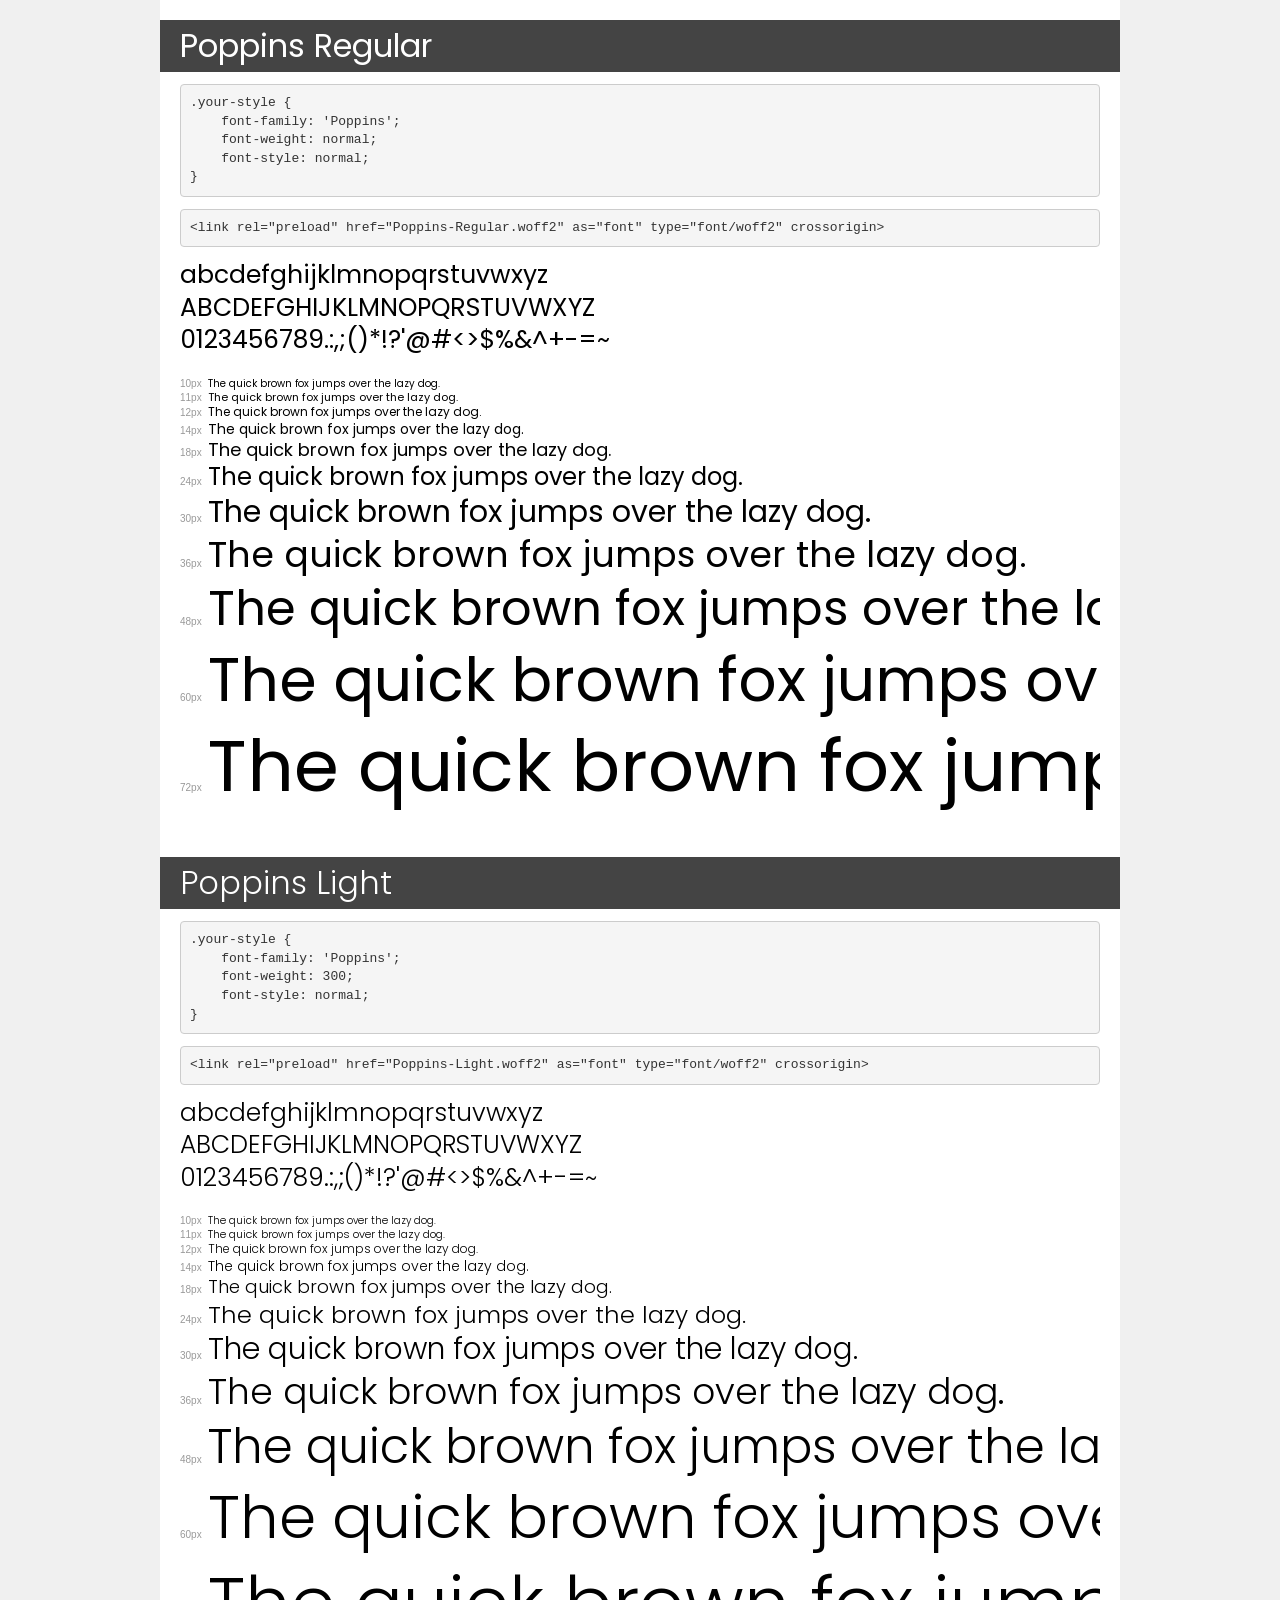
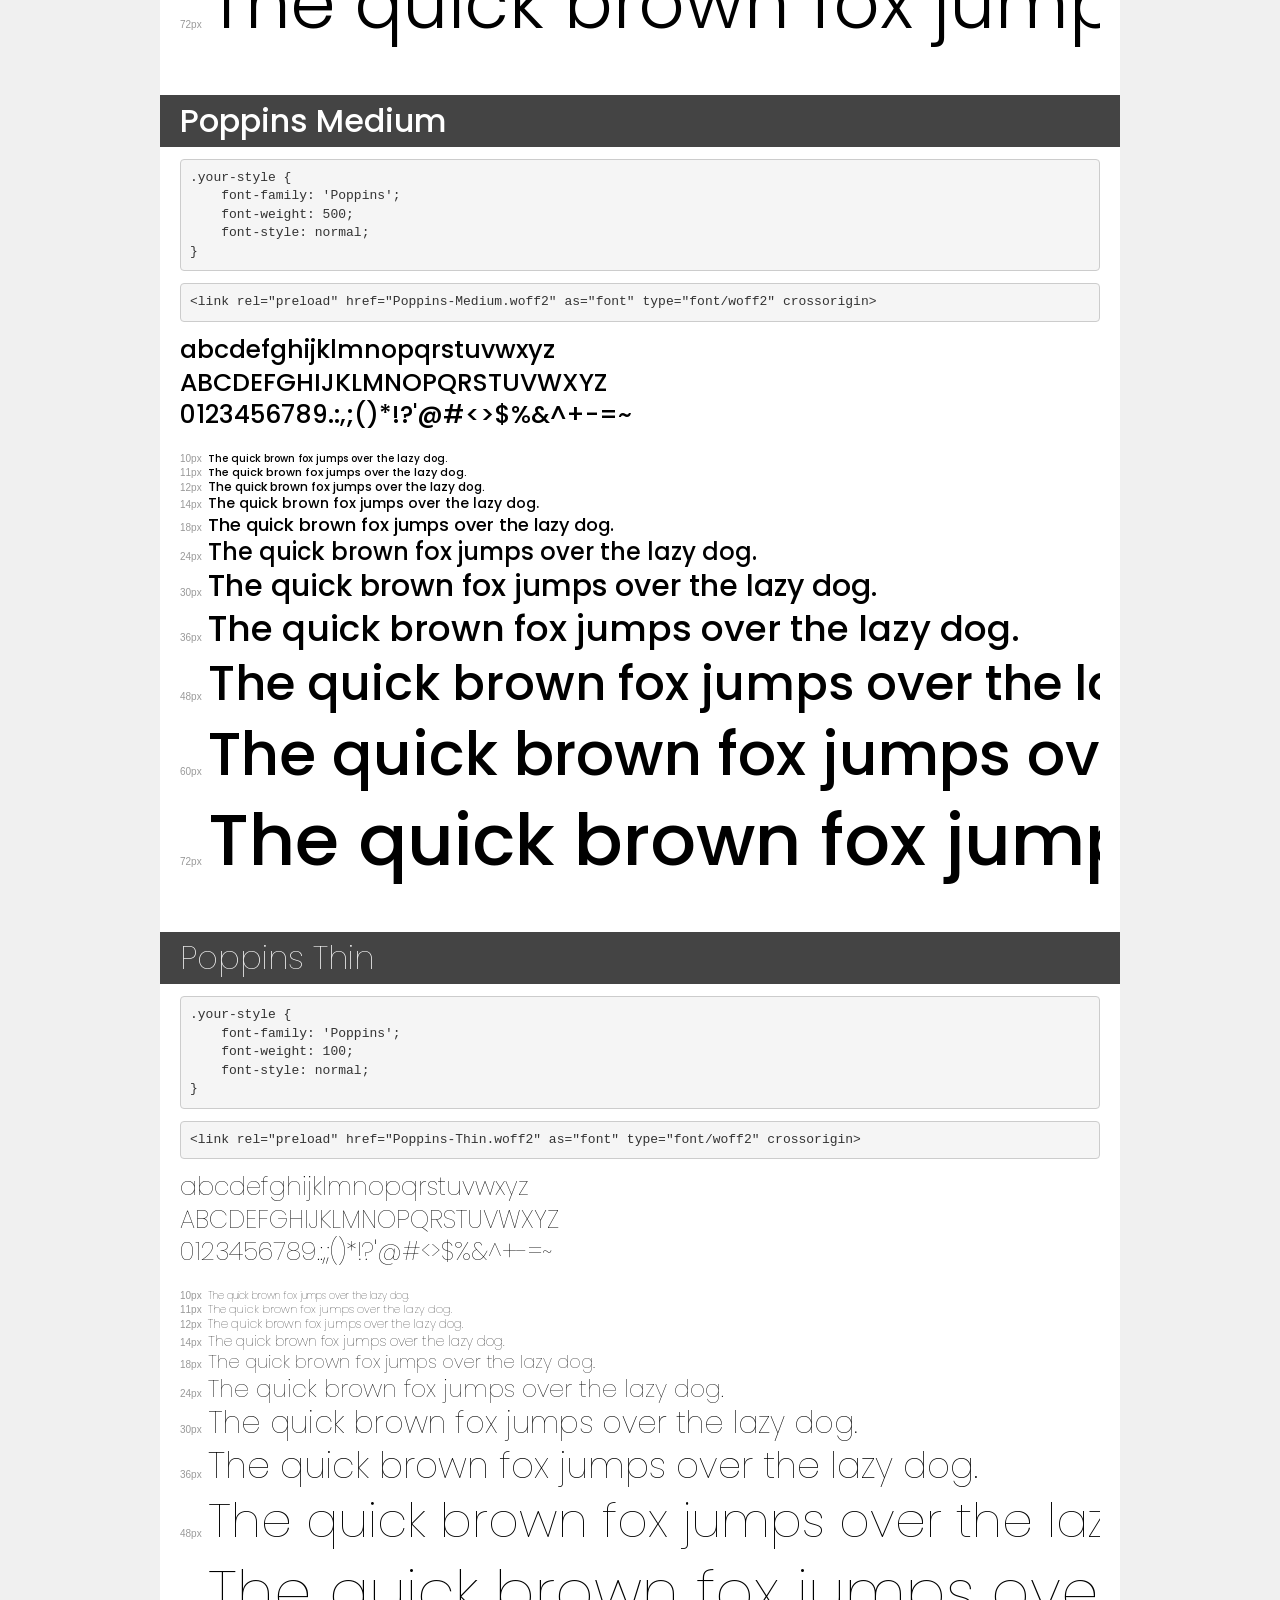
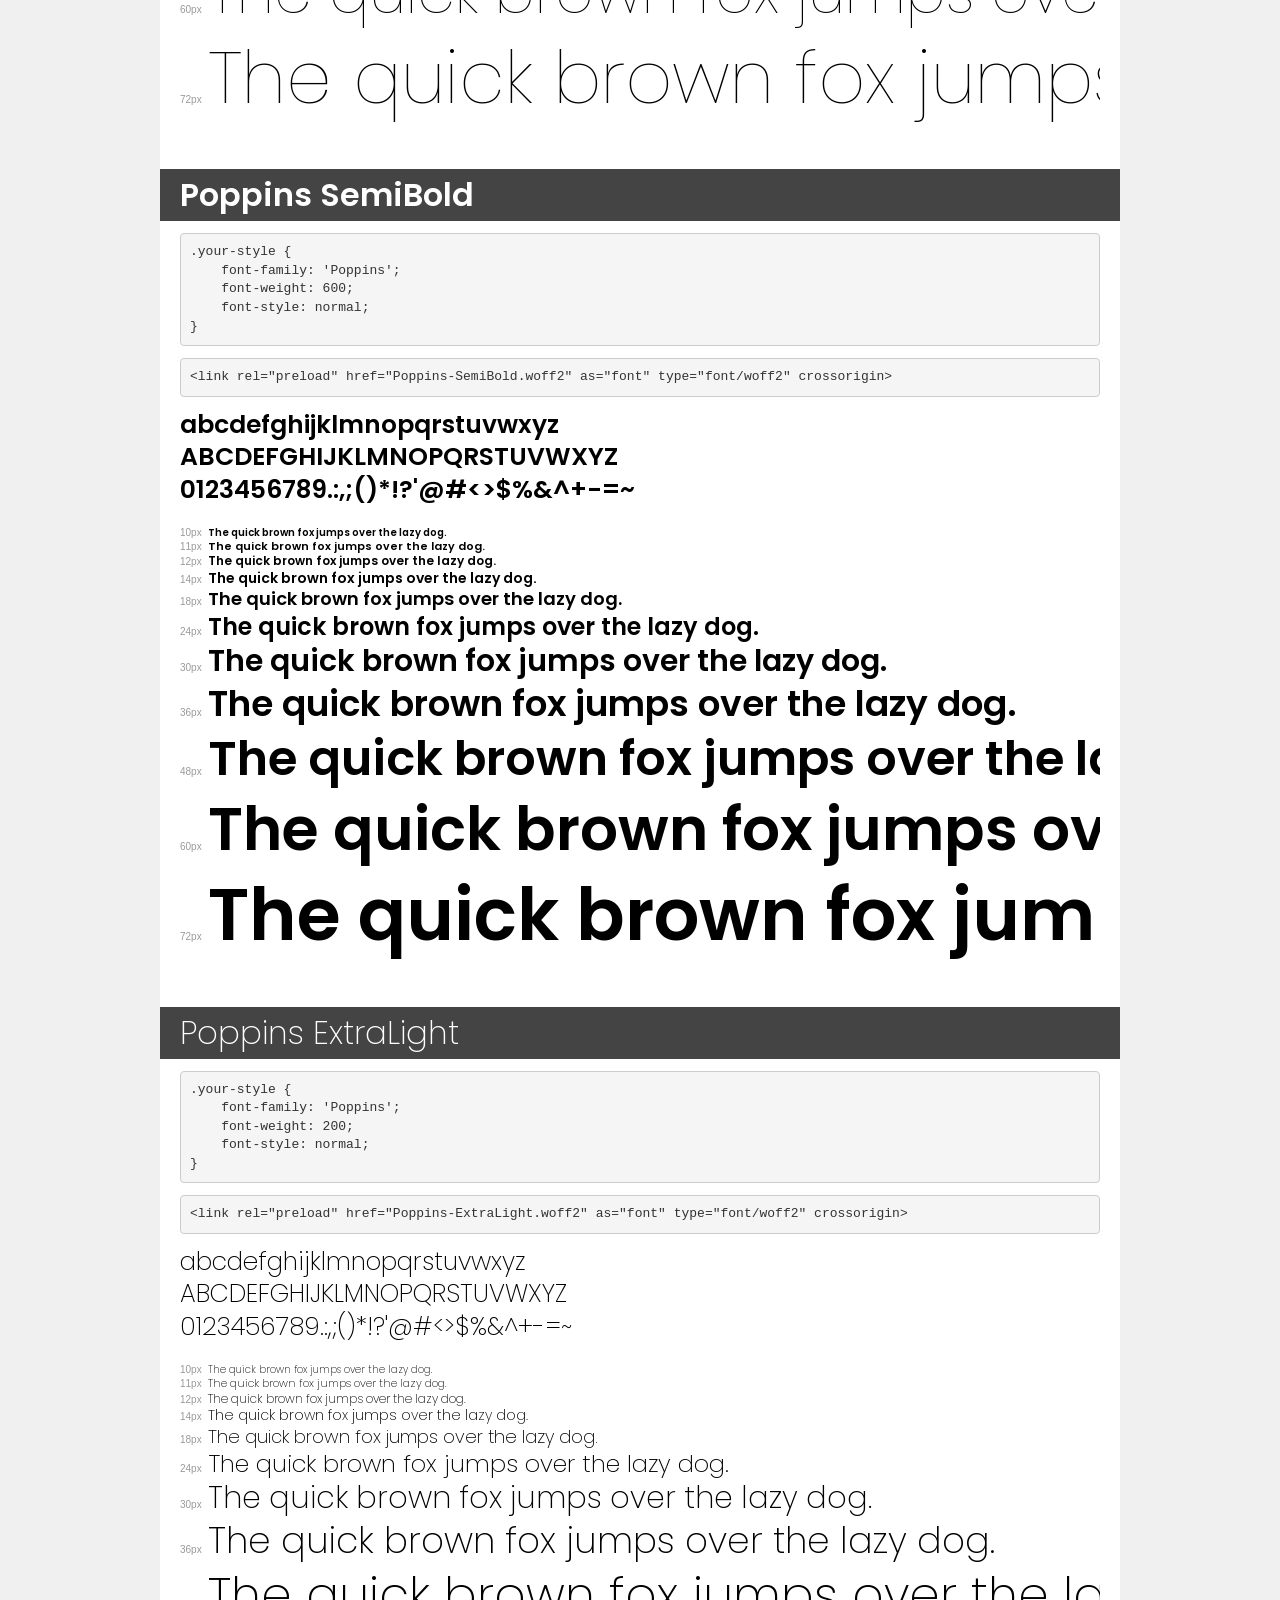
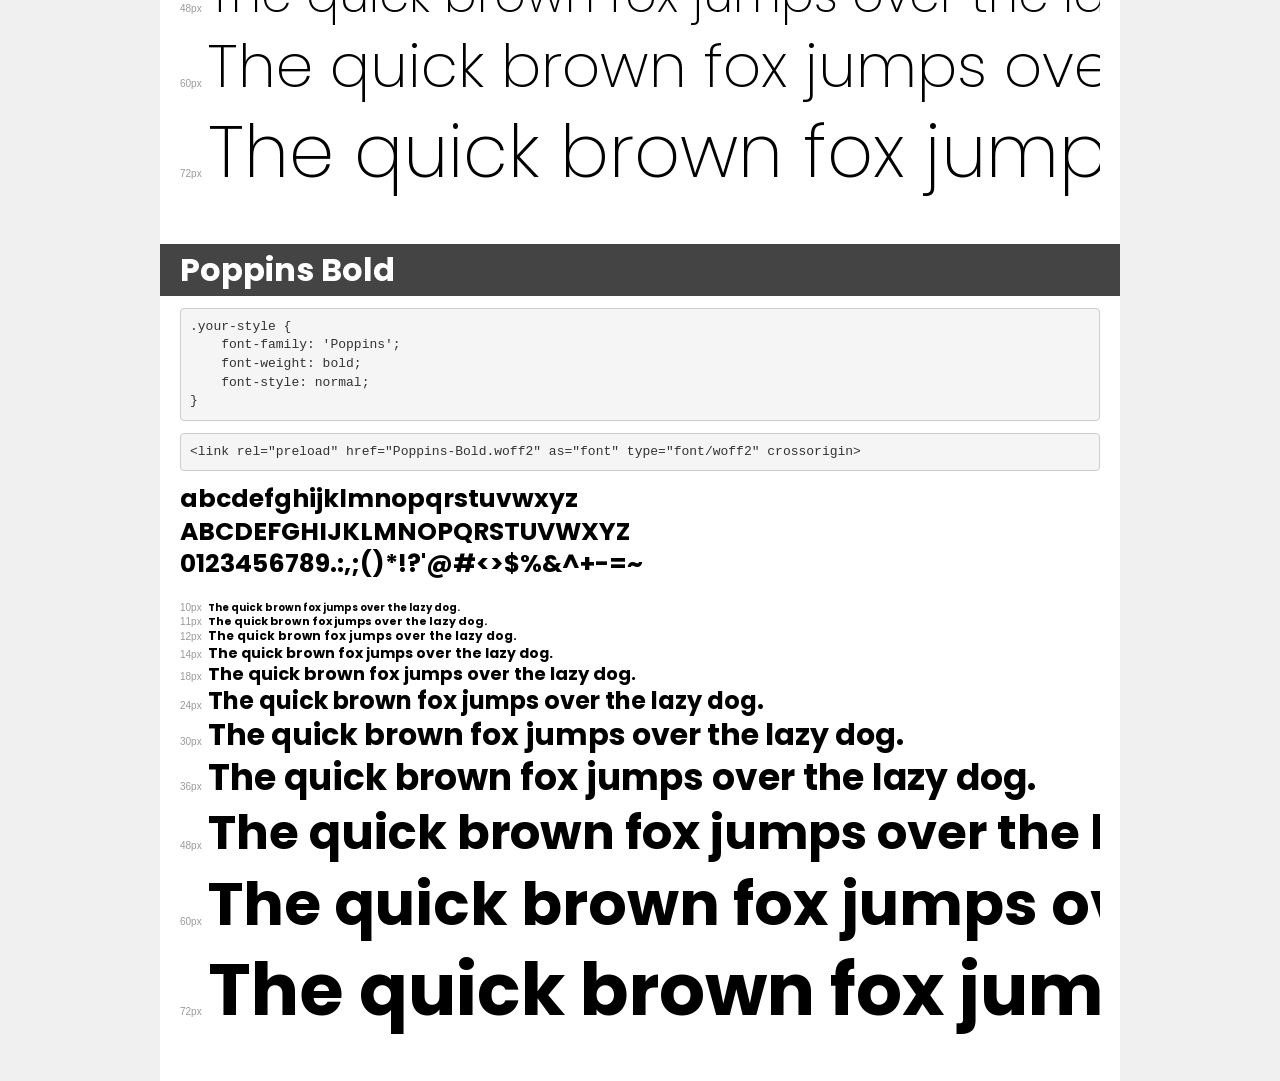
<file: task-2/assets/fonts/poppins/demo.html>
<!DOCTYPE html>
<html lang="en">
<head>
    <meta charset="utf-8">
    <meta http-equiv="X-UA-Compatible" content="IE=edge">
    <meta name="viewport" content="width=device-width, initial-scale=1">
    <meta name="robots" content="noindex, noarchive">
    <meta name="format-detection" content="telephone=no">
    <title>Transfonter demo</title>
    <link href="stylesheet.css" rel="stylesheet">
    <style>
        /*
        http://meyerweb.com/eric/tools/css/reset/
        v2.0 | 20110126
        License: none (public domain)
        */
        html, body, div, span, applet, object, iframe,
        h1, h2, h3, h4, h5, h6, p, blockquote, pre,
        a, abbr, acronym, address, big, cite, code,
        del, dfn, em, img, ins, kbd, q, s, samp,
        small, strike, strong, sub, sup, tt, var,
        b, u, i, center,
        dl, dt, dd, ol, ul, li,
        fieldset, form, label, legend,
        table, caption, tbody, tfoot, thead, tr, th, td,
        article, aside, canvas, details, embed,
        figure, figcaption, footer, header, hgroup,
        menu, nav, output, ruby, section, summary,
        time, mark, audio, video {
            margin: 0;
            padding: 0;
            border: 0;
            font-size: 100%;
            font: inherit;
            vertical-align: baseline;
        }
        /* HTML5 display-role reset for older browsers */
        article, aside, details, figcaption, figure,
        footer, header, hgroup, menu, nav, section {
            display: block;
        }
        body {
            line-height: 1;
        }
        ol, ul {
            list-style: none;
        }
        blockquote, q {
            quotes: none;
        }
        blockquote:before, blockquote:after,
        q:before, q:after {
            content: '';
            content: none;
        }
        table {
            border-collapse: collapse;
            border-spacing: 0;
        }
        /* demo styles */
        body {
            background: #f0f0f0;
            color: #000;
        }
        .page {
            background: #fff;
            width: 920px;
            margin: 0 auto;
            padding: 20px 20px 0 20px;
            overflow: hidden;
        }
        .font-container {
            overflow-x: auto;
            overflow-y: hidden;
            margin-bottom: 40px;
            line-height: 1.3;
            white-space: nowrap;
            padding-bottom: 5px;
        }
        h1 {
            position: relative;
            background: #444;
            font-size: 32px;
            color: #fff;
            padding: 10px 20px;
            margin: 0 -20px 12px -20px;
        }
        .letters {
            font-size: 25px;
            margin-bottom: 20px;
        }
        .s10:before {
            content: '10px';
        }
        .s11:before {
            content: '11px';
        }
        .s12:before {
            content: '12px';
        }
        .s14:before {
            content: '14px';
        }
        .s18:before {
            content: '18px';
        }
        .s24:before {
            content: '24px';
        }
        .s30:before {
            content: '30px';
        }
        .s36:before {
            content: '36px';
        }
        .s48:before {
            content: '48px';
        }
        .s60:before {
            content: '60px';
        }
        .s72:before {
            content: '72px';
        }
        .s10:before, .s11:before, .s12:before, .s14:before,
        .s18:before, .s24:before, .s30:before, .s36:before,
        .s48:before, .s60:before, .s72:before {
            font-family: Arial, sans-serif;
            font-size: 10px;
            font-weight: normal;
            font-style: normal;
            color: #999;
            padding-right: 6px;
        }
        pre {
            display: block;
            padding: 9px;
            margin: 0 0 12px;
            font-family: Monaco, Menlo, Consolas, "Courier New", monospace;
            font-size: 13px;
            line-height: 1.428571429;
            color: #333;
            font-weight: normal;
            font-style: normal;
            background-color: #f5f5f5;
            border: 1px solid #ccc;
            overflow-x: auto;
            border-radius: 4px;
        }
        /* responsive */
        @media (max-width: 959px) {
            .page {
                width: auto;
                margin: 0;
            }
        }
    </style>
</head>
<body>
<div class="page">
    <div class="demo">
        <h1 style="font-family: 'Poppins'; font-weight: normal; font-style: normal;">Poppins Regular</h1>
        <pre title="Usage">.your-style {
    font-family: 'Poppins';
    font-weight: normal;
    font-style: normal;
}</pre>
        <pre title="Preload (optional)">
&lt;link rel=&quot;preload&quot; href=&quot;Poppins-Regular.woff2&quot; as=&quot;font&quot; type=&quot;font/woff2&quot; crossorigin&gt;</pre>
        <div class="font-container" style="font-family: 'Poppins'; font-weight: normal; font-style: normal;">
            <p class="letters">
                abcdefghijklmnopqrstuvwxyz<br>
ABCDEFGHIJKLMNOPQRSTUVWXYZ<br>
                0123456789.:,;()*!?'@#&lt;&gt;$%&^+-=~
            </p>
            <p class="s10" style="font-size: 10px;">The quick brown fox jumps over the lazy dog.</p>
            <p class="s11" style="font-size: 11px;">The quick brown fox jumps over the lazy dog.</p>
            <p class="s12" style="font-size: 12px;">The quick brown fox jumps over the lazy dog.</p>
            <p class="s14" style="font-size: 14px;">The quick brown fox jumps over the lazy dog.</p>
            <p class="s18" style="font-size: 18px;">The quick brown fox jumps over the lazy dog.</p>
            <p class="s24" style="font-size: 24px;">The quick brown fox jumps over the lazy dog.</p>
            <p class="s30" style="font-size: 30px;">The quick brown fox jumps over the lazy dog.</p>
            <p class="s36" style="font-size: 36px;">The quick brown fox jumps over the lazy dog.</p>
            <p class="s48" style="font-size: 48px;">The quick brown fox jumps over the lazy dog.</p>
            <p class="s60" style="font-size: 60px;">The quick brown fox jumps over the lazy dog.</p>
            <p class="s72" style="font-size: 72px;">The quick brown fox jumps over the lazy dog.</p>
        </div>
    </div>

    <div class="demo">
        <h1 style="font-family: 'Poppins'; font-weight: 300; font-style: normal;">Poppins Light</h1>
        <pre title="Usage">.your-style {
    font-family: 'Poppins';
    font-weight: 300;
    font-style: normal;
}</pre>
        <pre title="Preload (optional)">
&lt;link rel=&quot;preload&quot; href=&quot;Poppins-Light.woff2&quot; as=&quot;font&quot; type=&quot;font/woff2&quot; crossorigin&gt;</pre>
        <div class="font-container" style="font-family: 'Poppins'; font-weight: 300; font-style: normal;">
            <p class="letters">
                abcdefghijklmnopqrstuvwxyz<br>
ABCDEFGHIJKLMNOPQRSTUVWXYZ<br>
                0123456789.:,;()*!?'@#&lt;&gt;$%&^+-=~
            </p>
            <p class="s10" style="font-size: 10px;">The quick brown fox jumps over the lazy dog.</p>
            <p class="s11" style="font-size: 11px;">The quick brown fox jumps over the lazy dog.</p>
            <p class="s12" style="font-size: 12px;">The quick brown fox jumps over the lazy dog.</p>
            <p class="s14" style="font-size: 14px;">The quick brown fox jumps over the lazy dog.</p>
            <p class="s18" style="font-size: 18px;">The quick brown fox jumps over the lazy dog.</p>
            <p class="s24" style="font-size: 24px;">The quick brown fox jumps over the lazy dog.</p>
            <p class="s30" style="font-size: 30px;">The quick brown fox jumps over the lazy dog.</p>
            <p class="s36" style="font-size: 36px;">The quick brown fox jumps over the lazy dog.</p>
            <p class="s48" style="font-size: 48px;">The quick brown fox jumps over the lazy dog.</p>
            <p class="s60" style="font-size: 60px;">The quick brown fox jumps over the lazy dog.</p>
            <p class="s72" style="font-size: 72px;">The quick brown fox jumps over the lazy dog.</p>
        </div>
    </div>

    <div class="demo">
        <h1 style="font-family: 'Poppins'; font-weight: 500; font-style: normal;">Poppins Medium</h1>
        <pre title="Usage">.your-style {
    font-family: 'Poppins';
    font-weight: 500;
    font-style: normal;
}</pre>
        <pre title="Preload (optional)">
&lt;link rel=&quot;preload&quot; href=&quot;Poppins-Medium.woff2&quot; as=&quot;font&quot; type=&quot;font/woff2&quot; crossorigin&gt;</pre>
        <div class="font-container" style="font-family: 'Poppins'; font-weight: 500; font-style: normal;">
            <p class="letters">
                abcdefghijklmnopqrstuvwxyz<br>
ABCDEFGHIJKLMNOPQRSTUVWXYZ<br>
                0123456789.:,;()*!?'@#&lt;&gt;$%&^+-=~
            </p>
            <p class="s10" style="font-size: 10px;">The quick brown fox jumps over the lazy dog.</p>
            <p class="s11" style="font-size: 11px;">The quick brown fox jumps over the lazy dog.</p>
            <p class="s12" style="font-size: 12px;">The quick brown fox jumps over the lazy dog.</p>
            <p class="s14" style="font-size: 14px;">The quick brown fox jumps over the lazy dog.</p>
            <p class="s18" style="font-size: 18px;">The quick brown fox jumps over the lazy dog.</p>
            <p class="s24" style="font-size: 24px;">The quick brown fox jumps over the lazy dog.</p>
            <p class="s30" style="font-size: 30px;">The quick brown fox jumps over the lazy dog.</p>
            <p class="s36" style="font-size: 36px;">The quick brown fox jumps over the lazy dog.</p>
            <p class="s48" style="font-size: 48px;">The quick brown fox jumps over the lazy dog.</p>
            <p class="s60" style="font-size: 60px;">The quick brown fox jumps over the lazy dog.</p>
            <p class="s72" style="font-size: 72px;">The quick brown fox jumps over the lazy dog.</p>
        </div>
    </div>

    <div class="demo">
        <h1 style="font-family: 'Poppins'; font-weight: 100; font-style: normal;">Poppins Thin</h1>
        <pre title="Usage">.your-style {
    font-family: 'Poppins';
    font-weight: 100;
    font-style: normal;
}</pre>
        <pre title="Preload (optional)">
&lt;link rel=&quot;preload&quot; href=&quot;Poppins-Thin.woff2&quot; as=&quot;font&quot; type=&quot;font/woff2&quot; crossorigin&gt;</pre>
        <div class="font-container" style="font-family: 'Poppins'; font-weight: 100; font-style: normal;">
            <p class="letters">
                abcdefghijklmnopqrstuvwxyz<br>
ABCDEFGHIJKLMNOPQRSTUVWXYZ<br>
                0123456789.:,;()*!?'@#&lt;&gt;$%&^+-=~
            </p>
            <p class="s10" style="font-size: 10px;">The quick brown fox jumps over the lazy dog.</p>
            <p class="s11" style="font-size: 11px;">The quick brown fox jumps over the lazy dog.</p>
            <p class="s12" style="font-size: 12px;">The quick brown fox jumps over the lazy dog.</p>
            <p class="s14" style="font-size: 14px;">The quick brown fox jumps over the lazy dog.</p>
            <p class="s18" style="font-size: 18px;">The quick brown fox jumps over the lazy dog.</p>
            <p class="s24" style="font-size: 24px;">The quick brown fox jumps over the lazy dog.</p>
            <p class="s30" style="font-size: 30px;">The quick brown fox jumps over the lazy dog.</p>
            <p class="s36" style="font-size: 36px;">The quick brown fox jumps over the lazy dog.</p>
            <p class="s48" style="font-size: 48px;">The quick brown fox jumps over the lazy dog.</p>
            <p class="s60" style="font-size: 60px;">The quick brown fox jumps over the lazy dog.</p>
            <p class="s72" style="font-size: 72px;">The quick brown fox jumps over the lazy dog.</p>
        </div>
    </div>

    <div class="demo">
        <h1 style="font-family: 'Poppins'; font-weight: 600; font-style: normal;">Poppins SemiBold</h1>
        <pre title="Usage">.your-style {
    font-family: 'Poppins';
    font-weight: 600;
    font-style: normal;
}</pre>
        <pre title="Preload (optional)">
&lt;link rel=&quot;preload&quot; href=&quot;Poppins-SemiBold.woff2&quot; as=&quot;font&quot; type=&quot;font/woff2&quot; crossorigin&gt;</pre>
        <div class="font-container" style="font-family: 'Poppins'; font-weight: 600; font-style: normal;">
            <p class="letters">
                abcdefghijklmnopqrstuvwxyz<br>
ABCDEFGHIJKLMNOPQRSTUVWXYZ<br>
                0123456789.:,;()*!?'@#&lt;&gt;$%&^+-=~
            </p>
            <p class="s10" style="font-size: 10px;">The quick brown fox jumps over the lazy dog.</p>
            <p class="s11" style="font-size: 11px;">The quick brown fox jumps over the lazy dog.</p>
            <p class="s12" style="font-size: 12px;">The quick brown fox jumps over the lazy dog.</p>
            <p class="s14" style="font-size: 14px;">The quick brown fox jumps over the lazy dog.</p>
            <p class="s18" style="font-size: 18px;">The quick brown fox jumps over the lazy dog.</p>
            <p class="s24" style="font-size: 24px;">The quick brown fox jumps over the lazy dog.</p>
            <p class="s30" style="font-size: 30px;">The quick brown fox jumps over the lazy dog.</p>
            <p class="s36" style="font-size: 36px;">The quick brown fox jumps over the lazy dog.</p>
            <p class="s48" style="font-size: 48px;">The quick brown fox jumps over the lazy dog.</p>
            <p class="s60" style="font-size: 60px;">The quick brown fox jumps over the lazy dog.</p>
            <p class="s72" style="font-size: 72px;">The quick brown fox jumps over the lazy dog.</p>
        </div>
    </div>

    <div class="demo">
        <h1 style="font-family: 'Poppins'; font-weight: 200; font-style: normal;">Poppins ExtraLight</h1>
        <pre title="Usage">.your-style {
    font-family: 'Poppins';
    font-weight: 200;
    font-style: normal;
}</pre>
        <pre title="Preload (optional)">
&lt;link rel=&quot;preload&quot; href=&quot;Poppins-ExtraLight.woff2&quot; as=&quot;font&quot; type=&quot;font/woff2&quot; crossorigin&gt;</pre>
        <div class="font-container" style="font-family: 'Poppins'; font-weight: 200; font-style: normal;">
            <p class="letters">
                abcdefghijklmnopqrstuvwxyz<br>
ABCDEFGHIJKLMNOPQRSTUVWXYZ<br>
                0123456789.:,;()*!?'@#&lt;&gt;$%&^+-=~
            </p>
            <p class="s10" style="font-size: 10px;">The quick brown fox jumps over the lazy dog.</p>
            <p class="s11" style="font-size: 11px;">The quick brown fox jumps over the lazy dog.</p>
            <p class="s12" style="font-size: 12px;">The quick brown fox jumps over the lazy dog.</p>
            <p class="s14" style="font-size: 14px;">The quick brown fox jumps over the lazy dog.</p>
            <p class="s18" style="font-size: 18px;">The quick brown fox jumps over the lazy dog.</p>
            <p class="s24" style="font-size: 24px;">The quick brown fox jumps over the lazy dog.</p>
            <p class="s30" style="font-size: 30px;">The quick brown fox jumps over the lazy dog.</p>
            <p class="s36" style="font-size: 36px;">The quick brown fox jumps over the lazy dog.</p>
            <p class="s48" style="font-size: 48px;">The quick brown fox jumps over the lazy dog.</p>
            <p class="s60" style="font-size: 60px;">The quick brown fox jumps over the lazy dog.</p>
            <p class="s72" style="font-size: 72px;">The quick brown fox jumps over the lazy dog.</p>
        </div>
    </div>

    <div class="demo">
        <h1 style="font-family: 'Poppins'; font-weight: bold; font-style: normal;">Poppins Bold</h1>
        <pre title="Usage">.your-style {
    font-family: 'Poppins';
    font-weight: bold;
    font-style: normal;
}</pre>
        <pre title="Preload (optional)">
&lt;link rel=&quot;preload&quot; href=&quot;Poppins-Bold.woff2&quot; as=&quot;font&quot; type=&quot;font/woff2&quot; crossorigin&gt;</pre>
        <div class="font-container" style="font-family: 'Poppins'; font-weight: bold; font-style: normal;">
            <p class="letters">
                abcdefghijklmnopqrstuvwxyz<br>
ABCDEFGHIJKLMNOPQRSTUVWXYZ<br>
                0123456789.:,;()*!?'@#&lt;&gt;$%&^+-=~
            </p>
            <p class="s10" style="font-size: 10px;">The quick brown fox jumps over the lazy dog.</p>
            <p class="s11" style="font-size: 11px;">The quick brown fox jumps over the lazy dog.</p>
            <p class="s12" style="font-size: 12px;">The quick brown fox jumps over the lazy dog.</p>
            <p class="s14" style="font-size: 14px;">The quick brown fox jumps over the lazy dog.</p>
            <p class="s18" style="font-size: 18px;">The quick brown fox jumps over the lazy dog.</p>
            <p class="s24" style="font-size: 24px;">The quick brown fox jumps over the lazy dog.</p>
            <p class="s30" style="font-size: 30px;">The quick brown fox jumps over the lazy dog.</p>
            <p class="s36" style="font-size: 36px;">The quick brown fox jumps over the lazy dog.</p>
            <p class="s48" style="font-size: 48px;">The quick brown fox jumps over the lazy dog.</p>
            <p class="s60" style="font-size: 60px;">The quick brown fox jumps over the lazy dog.</p>
            <p class="s72" style="font-size: 72px;">The quick brown fox jumps over the lazy dog.</p>
        </div>
    </div>

</div>
</body>
</html>
</file>
<file: task-2/assets/fonts/inter/stylesheet.css>
@font-face {
    font-family: 'Inter';
    src: url('Inter-ExtraLight.woff2') format('woff2'),
        url('Inter-ExtraLight.woff') format('woff'),
        url('Inter-ExtraLight.ttf') format('truetype');
    font-weight: 200;
    font-style: normal;
    font-display: swap;
}

@font-face {
    font-family: 'Inter';
    src: url('Inter-SemiBold.woff2') format('woff2'),
        url('Inter-SemiBold.woff') format('woff'),
        url('Inter-SemiBold.ttf') format('truetype');
    font-weight: 600;
    font-style: normal;
    font-display: swap;
}

@font-face {
    font-family: 'Inter';
    src: url('Inter-Light.woff2') format('woff2'),
        url('Inter-Light.woff') format('woff'),
        url('Inter-Light.ttf') format('truetype');
    font-weight: 300;
    font-style: normal;
    font-display: swap;
}

@font-face {
    font-family: 'Inter';
    src: url('Inter-Medium.woff2') format('woff2'),
        url('Inter-Medium.woff') format('woff'),
        url('Inter-Medium.ttf') format('truetype');
    font-weight: 500;
    font-style: normal;
    font-display: swap;
}

@font-face {
    font-family: 'Inter';
    src: url('Inter-Thin.woff2') format('woff2'),
        url('Inter-Thin.woff') format('woff'),
        url('Inter-Thin.ttf') format('truetype');
    font-weight: 100;
    font-style: normal;
    font-display: swap;
}

@font-face {
    font-family: 'Inter';
    src: url('Inter-Bold.woff2') format('woff2'),
        url('Inter-Bold.woff') format('woff'),
        url('Inter-Bold.ttf') format('truetype');
    font-weight: bold;
    font-style: normal;
    font-display: swap;
}

@font-face {
    font-family: 'Inter';
    src: url('Inter-Regular.woff2') format('woff2'),
        url('Inter-Regular.woff') format('woff'),
        url('Inter-Regular.ttf') format('truetype');
    font-weight: normal;
    font-style: normal;
    font-display: swap;
}
</file>
<file: task-2/assets/fonts/poppins/stylesheet.css>
@font-face {
    font-family: 'Poppins';
    src: url('Poppins-Regular.woff2') format('woff2'),
        url('Poppins-Regular.woff') format('woff'),
        url('Poppins-Regular.ttf') format('truetype');
    font-weight: normal;
    font-style: normal;
    font-display: swap;
}

@font-face {
    font-family: 'Poppins';
    src: url('Poppins-Light.woff2') format('woff2'),
        url('Poppins-Light.woff') format('woff'),
        url('Poppins-Light.ttf') format('truetype');
    font-weight: 300;
    font-style: normal;
    font-display: swap;
}

@font-face {
    font-family: 'Poppins';
    src: url('Poppins-Medium.woff2') format('woff2'),
        url('Poppins-Medium.woff') format('woff'),
        url('Poppins-Medium.ttf') format('truetype');
    font-weight: 500;
    font-style: normal;
    font-display: swap;
}

@font-face {
    font-family: 'Poppins';
    src: url('Poppins-Thin.woff2') format('woff2'),
        url('Poppins-Thin.woff') format('woff'),
        url('Poppins-Thin.ttf') format('truetype');
    font-weight: 100;
    font-style: normal;
    font-display: swap;
}

@font-face {
    font-family: 'Poppins';
    src: url('Poppins-SemiBold.woff2') format('woff2'),
        url('Poppins-SemiBold.woff') format('woff'),
        url('Poppins-SemiBold.ttf') format('truetype');
    font-weight: 600;
    font-style: normal;
    font-display: swap;
}

@font-face {
    font-family: 'Poppins';
    src: url('Poppins-ExtraLight.woff2') format('woff2'),
        url('Poppins-ExtraLight.woff') format('woff'),
        url('Poppins-ExtraLight.ttf') format('truetype');
    font-weight: 200;
    font-style: normal;
    font-display: swap;
}

@font-face {
    font-family: 'Poppins';
    src: url('Poppins-Bold.woff2') format('woff2'),
        url('Poppins-Bold.woff') format('woff'),
        url('Poppins-Bold.ttf') format('truetype');
    font-weight: bold;
    font-style: normal;
    font-display: swap;
}
</file>
<file: task-2/assets/css/style.css>
:root {
  --mono-bg: rgba(247, 249, 252, 1);
  --mono-body: rgba(63, 75, 87, 1);
  --mono-display: rgba(35, 45, 56, 1);
  --mono-label: rgba(87, 100, 115, 1);
  --mono-line: rgba(219, 226, 233, 1);
  --mono-white: rgba(255, 255, 255, 1);
  --mono-input: rgba(239, 243, 246, 1);
  --primary-default: rgba(11, 144, 123, 1);
  --secondary-default: rgba(31, 108, 191, 1);
  --warning-bg: rgba(255, 248, 233, 1);
  --warning-light: rgba(255, 235, 191, 1);
  --danger-default: rgba(202, 40, 103, 1);
}

* {
  box-sizing: border-box;
  margin: 0;
  padding: 0;
  line-height: 1;
}

html {
  font-size: 10px;
}
body {
  background: var(--mono-bg);
  color: var(--mono-body);
  font-family: "Inter";
}

/* utility classes */

.inter-13-regular {
  font-size: 13px;
  font-weight: 500;
  line-height: 22px;
  letter-spacing: 0.1px;
}
.inter-13-bold {
  font-size: 13px;
  font-weight: 600;
  line-height: 22px;
  letter-spacing: 0.1px;
}
.inter-15-bold {
  font-size: 15px;
  font-weight: 600;
  line-height: 24px;
  letter-spacing: 0.1px;
}
.container {
  padding: 0 24px;
  width: 100%;
}
.relative {
  position: relative;
}
.cursor-pointer {
  cursor: pointer;
}
.hover-primary:hover {
  background: var(--mono-input);
  border-radius: 6px;
}

/* header */

.header__nav {
  display: flex;
  padding: 6px 0;
  align-items: center;
  gap: 24px;
}
.header__nav__hamburger {
  display: none;
  border: none;
  background: var(--mono-bg);
}
.header__nav__logo {
  padding: 7px 64px 7px 0;
}
.header__nav__logo__img {
  width: 138px;
  height: auto;
}
.header__nav__menu {
  display: flex;
  justify-content: space-between;
  align-items: center;
  gap: 24px;
  width: 100%;
}
.header__nav__menu__dropdown {
  background: rgba(9, 115, 98, 0.04);
  display: flex;
  align-items: center;
  padding: 4px 12px;
}
.header__nav__menu__dropdown__img {
  width: 32px;
  height: 32px;
}
.header__nav__menu__dropdown__select {
  background: transparent;
  padding: 0 12px 0 8px;
  color: var(--mono-body);
  border: none;
  font-family: "Inter";
}
.header__nav__menu__options {
  display: flex;
  justify-content: space-between;
  gap: 24px;
}
.header__nav__menu__options__btn {
  border: none;
  background: var(--mono-bg);
}
.header__nav__menu__options__btn__icon {
  width: 20px;
  height: 20px;
}
.notification__count {
  position: absolute;
  top: 0;
  left: 11px;
  background: var(--danger-default);
  color: var(--mono-white);
  border-radius: 50%;
  padding: 0 5px;
  font-size: 9px;
  font-weight: 600;
  line-height: 16px;
  letter-spacing: 1px;
  text-align: center;
}
.header__nav__menu__options__user {
  position: relative;
}
.header__nav__menu__options__user__btn {
  border: none;
  background: var(--mono-line);
  padding: 9px 11px;
  border-radius: 50%;
  color: var(--mono-body);
}
.header__nav__menu__options__user__options {
  list-style: none;
  background: var(--mono-white);
  padding: 16px 8px;
  border-radius: 8px;
  position: absolute;
  right: 0px;
  top: 42px;
  z-index: 4;
  display: none;
}
.header__nav__menu__options__user__options::before {
  content: "";
  border-style: solid;
  border-width: 21px 30px 21px 0px;
  border-color: transparent var(--mono-white) transparent transparent;
  position: absolute;
  transform: rotate(90deg);
  top: -15px;
  right: 4px;
}
.header__nav__menu__options__user__options__li {
  padding: 5px 16px 5px 4px;
  color: var(--mono-label);
  display: flex;
  align-items: center;
  text-wrap: nowrap;
}
.header__nav__menu__options__user__options__li:not(:last-child) {
  margin-bottom: 4px;
}
.header__nav__menu__options__user__options__li__img {
  width: 16px;
  height: 16px;
  margin-right: 12px;
}

.content {
  display: flex;
  gap: 0;
}

/* aside */

.aside {
  padding: 8px 24px 24px 24px;
  display: flex;
  flex-direction: column;
  justify-content: space-between;
  gap: 24px;
  position: static;
  height: calc(100dvh - 68px);
}
.aside-icon {
  width: 20px;
  height: 20px;
}
.aside-label {
  text-wrap: nowrap;
}
.aside__top {
  display: flex;
  flex-direction: column;
  gap: 24px;
}
.aside-dropdown {
  background: rgba(9, 115, 98, 0.04);
  display: none;
  align-items: center;
  padding: 4px 12px;
}
.aside__top__booking-btn {
  padding: 8px;
  display: flex;
  gap: 12px;
  justify-content: center;
  width: 100%;
  color: var(--mono-white);
  background: var(--primary-default);
  border: none;
  border-radius: 5px;
  font-family: "Inter";
}
.aside__top__booking-btn__img {
  margin: 2px 0;
}
.aside__top__booking-btn:hover {
  background: rgb(5, 112, 96);
}
.aside__top__menu {
  list-style: none;
  padding: 8px 0 48px 0;
  display: flex;
  flex-direction: column;
  align-items: start;
  gap: 16px;
}
.aside__top__menu__li {
  display: flex;
  align-items: center;
  gap: 16px;
  width: 100%;
  padding: 5px 8px;
  color: var(--mono-label);
}
.aside__top__menu__diff {
  padding: 8px 0;
  width: 100%;
  display: flex;
  flex-direction: column;
  gap: 16px;
  border-radius: 6px;
  background: var(--mono-input);
}
.aside__collapse-btn {
  padding: 5px 8px;
  display: flex;
  align-items: center;
  gap: 16px;
  border: none;
  background: var(--mono-bg);
  color: var(--mono-label);
}
.aside__top__menu__li__img,
.aside__collapse-btn__img {
  margin: 1px 0;
}
.aside__collapse-btn__img {
  transition: transform 0.3s ease;
}
.rotate-18 {
  transform: rotate(180deg) !important;
}

/* site */

.main {
  height: calc(100dvh - 92px);
  overflow-y: auto;
}
.site {
  background: var(--mono-white);
  border-radius: 6px;
  margin: 0 24px;
  overflow-x: hidden;
}
.site__banner {
  background-image: url("../images/main-street-tower.png");
  background-position: center;
  background-repeat: no-repeat;
  background-size: cover;
}
.site__banner__logo {
  margin: 24px;
  width: 88px;
  height: auto;
}
.site__banner__card {
  margin-top: 20px;
  padding: 24px;
  color: var(--mono-white);
  background: linear-gradient(
    180deg,
    rgba(0, 0, 0, 0) 0%,
    rgba(0, 0, 0, 0.5) 100%
  );
}
.site__banner__card__greeting {
  font-size: 11px;
  font-weight: 600;
  line-height: 18px;
  letter-spacing: 1px;
}
.site__banner__card__place {
  font-family: Poppins;
  font-size: 24px;
  font-weight: 700;
  line-height: 32px;
  letter-spacing: 0.5px;
}
.site__info {
  display: flex;
  gap: 64px;
  padding: 16px 24px;
}
.site__info__box {
  display: flex;
  align-items: center;
  gap: 16px;
  color: var(--mono-display);
}
.site__info__box__img {
  width: 24px;
  height: 24px;
}
.site__hr {
  border: 2px solid var(--mono-input);
}
.site__contacts {
  padding: 24px;
}
.site__contacts__title {
  font-family: Poppins;
  font-size: 20px;
  font-weight: 700;
  line-height: 28px;
  letter-spacing: 0.5px;
  margin-bottom: 9px;
}
.site__contacts__container {
  display: flex;
  justify-content: space-between;
  gap: 16px;
}
.site__contacts__container__contact {
  display: flex;
  flex-wrap: wrap;
  align-items: start;
  gap: 16px;
  width: 100%;
}
.site__contacts__container__contact__card {
  padding: 16px;
  display: flex;
  gap: 8px;
  flex-direction: column;
  border: 1px solid var(--mono-line);
  border-radius: 8px;
  width: calc(100% / 3 - 11px);
}
.site__contacts__container__contact__card__user__name {
  margin-top: 4px;
  color: var(--mono-display);
}
.site__contacts__container__warning {
  max-height: fit-content;
  padding: 24px;
  display: flex;
  text-align: center;
  flex-direction: column;
  gap: 24px;
  border: 1px solid var(--warning-bg);
  border-radius: 8px;
  background: var(--warning-bg);
}
.site__contacts__container__contact__card__number {
  color: var(--primary-default);
}
.site__contacts__container__contact__card__email {
  color: var(--secondary-default);
}

@media (max-width: 1599px) {
  .site__contacts__container__contact__card {
    width: calc(100% / 2 - 8px);
  }
}

@media (max-width: 1279px) {
  .site__contacts__container {
    flex-direction: column-reverse;
  }
}

@media (max-width: 1023px) {
  .site__info {
    flex-wrap: wrap;
    gap: 30px;
  }
  .site__info__box {
    width: calc(100% / 2 - 15px);
  }
}

@media (max-width: 899px) {
  .site__contacts__container__contact__card {
    width: calc(100%);
  }
}

@media (max-width: 767px) {
  .inter-15-bold {
    font-size: 13px;
    line-height: 20px;
  }

  .header__nav,
  .header__nav__menu__options {
    gap: 15px;
  }
  .header__nav__hamburger {
    display: block;
  }
  .header__nav__logo {
    padding: 4px 0;
  }
  .header__nav__menu__dropdown {
    display: none;
  }
  .header__nav__menu {
    justify-content: end;
  }

  .container {
    padding: 0 15px;
  }
  .aside {
    display: none;
    position: absolute;
    background: var(--mono-bg);
    padding: 4px 15px 15px 15px;
    height: calc(100dvh - 62px);
    margin-top: -1px;
  }
  .aside__top {
    gap: 16px;
  }
  .aside-dropdown {
    display: flex;
  }
  .aside__top__menu {
    padding: 0;
  }
  .aside__collapse-btn {
    display: none;
  }

  .main {
    height: calc(100dvh - 79px);
  }
  .site {
    margin: 0 15px;
  }
  .site__banner__logo {
    margin: 15px;
    width: 60px;
  }
  .site__banner__card {
    margin-top: 15px;
    padding: 15px;
  }
  .site__info {
    gap: 15px;
    padding: 15px;
  }
  .site__info__box {
    width: calc(100% / 2 - 8px);
  }
  .site__info__box__img {
    width: 18px;
    height: 18px;
  }
  .site__contacts {
    padding: 15px;
  }
  .site__contacts__container__warning {
    padding: 15px;
    gap: 16px;
  }
  .site__contacts__container__contact__card {
    width: calc(100% / 2 - 8px);
  }
}

@media (max-width: 599px) {
  .site__contacts__container,
  .site__contacts__container__contact {
    gap: 12px;
  }
  .site__contacts__container__contact__card {
    width: 100%;
  }
}

@media (max-width: 479px) {
  .site__info__box {
    width: 100%;
  }

  .container {
    padding: 0 10px;
  }

  .header__nav {
    padding: 0;
  }
  .header__nav,
  .header__nav__menu__options {
    gap: 12px;
  }
  .header__nav__menu__options__user__btn {
    padding: 6px 8px;
  }

  .aside {
    display: none;
    position: absolute;
    background: var(--mono-bg);
    padding: 4px 10px 10px 10px;
    height: calc(100dvh - 50px);
  }
  .aside__top,
  .aside__top__menu,
  .aside__top__menu__diff {
    gap: 12px;
  }

  .main {
    height: calc(100dvh - 60px);
  }
  .site {
    margin: 0 10px;
  }
  .site__banner__logo {
    margin: 10px;
    width: 50px;
  }
  .site__banner__card {
    margin-top: 10px;
    padding: 10px;
  }
  .site__banner__card__place {
    font-size: 24px;
  }
  .site__info {
    gap: 12px;
    padding: 10px;
  }
  .site__info__box {
    width: 100%;
  }
  .site__contacts {
    padding: 10px;
  }
  .site__contacts__title {
    font-size: 20px;
  }
  .site__contacts__container,
  .site__contacts__container__contact {
    gap: 12px;
  }
  .site__contacts__container__warning {
    padding: 10px;
    gap: 12px;
  }
}
</file>
<file: task-1/assets/fonts/Dm-Sans/stylesheet.css>
@font-face {
    font-family: 'DM Sans';
    src: url('DMSans9pt-ExtraLight.woff2') format('woff2'),
        url('DMSans9pt-ExtraLight.woff') format('woff'),
        url('DMSans9pt-ExtraLight.ttf') format('truetype');
    font-weight: 200;
    font-style: normal;
    font-display: swap;
}

@font-face {
    font-family: 'DM Sans';
    src: url('DMSans9pt-Regular.woff2') format('woff2'),
        url('DMSans9pt-Regular.woff') format('woff'),
        url('DMSans9pt-Regular.ttf') format('truetype');
    font-weight: normal;
    font-style: normal;
    font-display: swap;
}

@font-face {
    font-family: 'DM Sans';
    src: url('DMSans9pt-Thin.woff2') format('woff2'),
        url('DMSans9pt-Thin.woff') format('woff'),
        url('DMSans9pt-Thin.ttf') format('truetype');
    font-weight: 100;
    font-style: normal;
    font-display: swap;
}

@font-face {
    font-family: 'DM Sans';
    src: url('DMSans9pt-Bold.woff2') format('woff2'),
        url('DMSans9pt-Bold.woff') format('woff'),
        url('DMSans9pt-Bold.ttf') format('truetype');
    font-weight: bold;
    font-style: normal;
    font-display: swap;
}

@font-face {
    font-family: 'DM Sans';
    src: url('DMSans9pt-Medium.woff2') format('woff2'),
        url('DMSans9pt-Medium.woff') format('woff'),
        url('DMSans9pt-Medium.ttf') format('truetype');
    font-weight: 500;
    font-style: normal;
    font-display: swap;
}

@font-face {
    font-family: 'DM Sans';
    src: url('DMSans9pt-Light.woff2') format('woff2'),
        url('DMSans9pt-Light.woff') format('woff'),
        url('DMSans9pt-Light.ttf') format('truetype');
    font-weight: 300;
    font-style: normal;
    font-display: swap;
}

@font-face {
    font-family: 'DM Sans';
    src: url('DMSans9pt-SemiBold.woff2') format('woff2'),
        url('DMSans9pt-SemiBold.woff') format('woff'),
        url('DMSans9pt-SemiBold.ttf') format('truetype');
    font-weight: 600;
    font-style: normal;
    font-display: swap;
}
</file>
